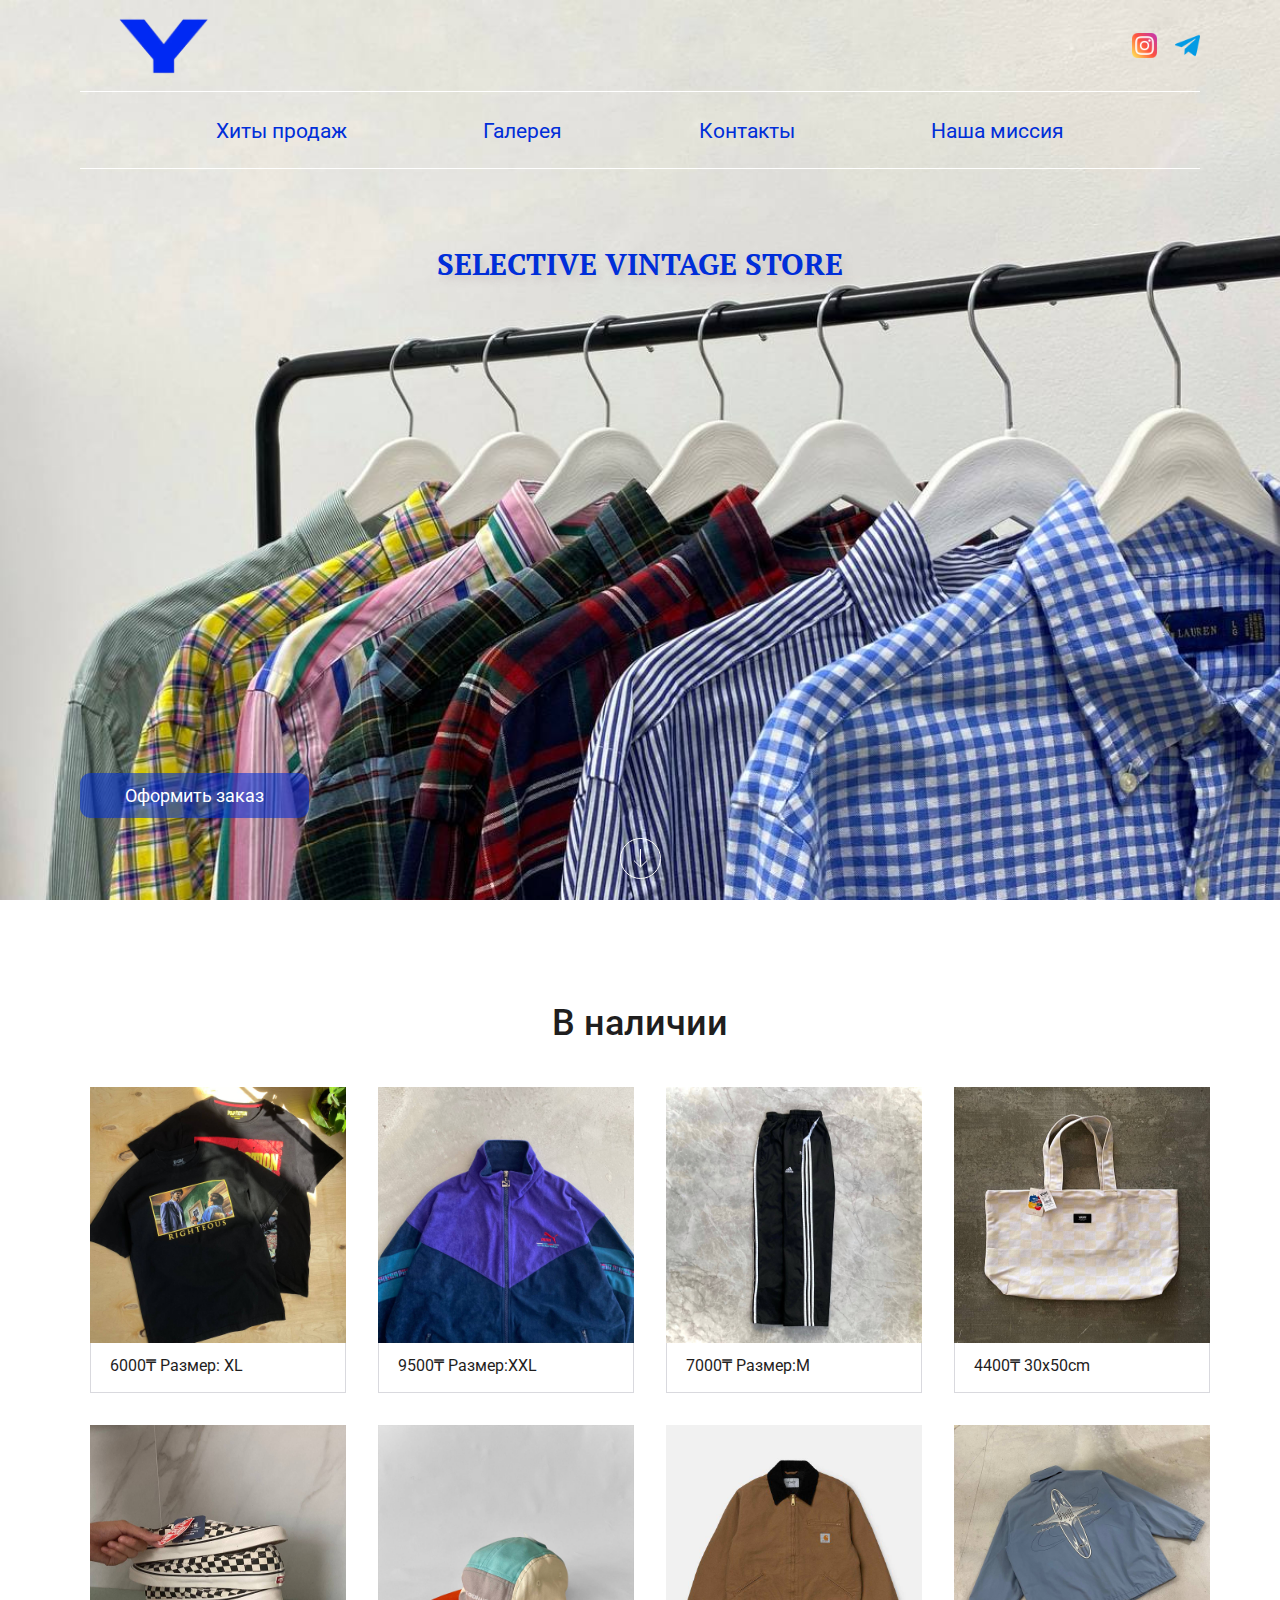
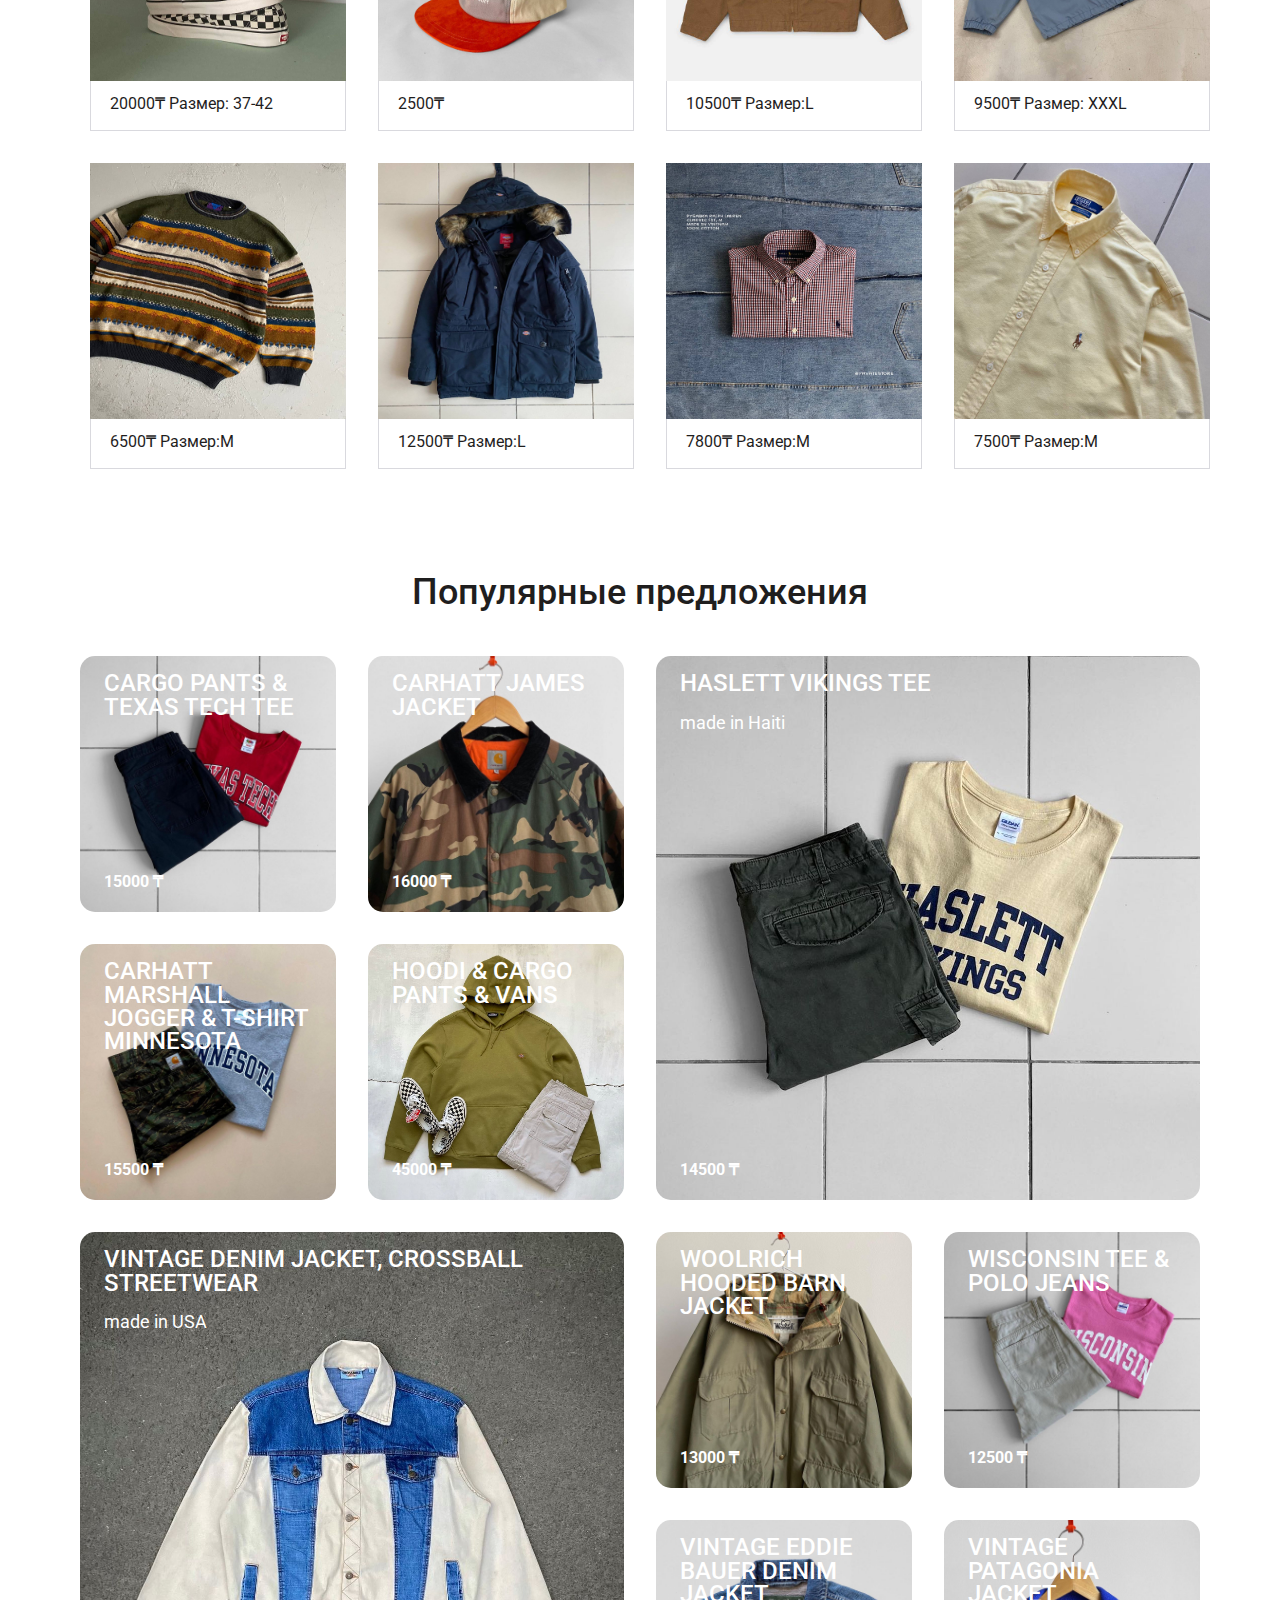
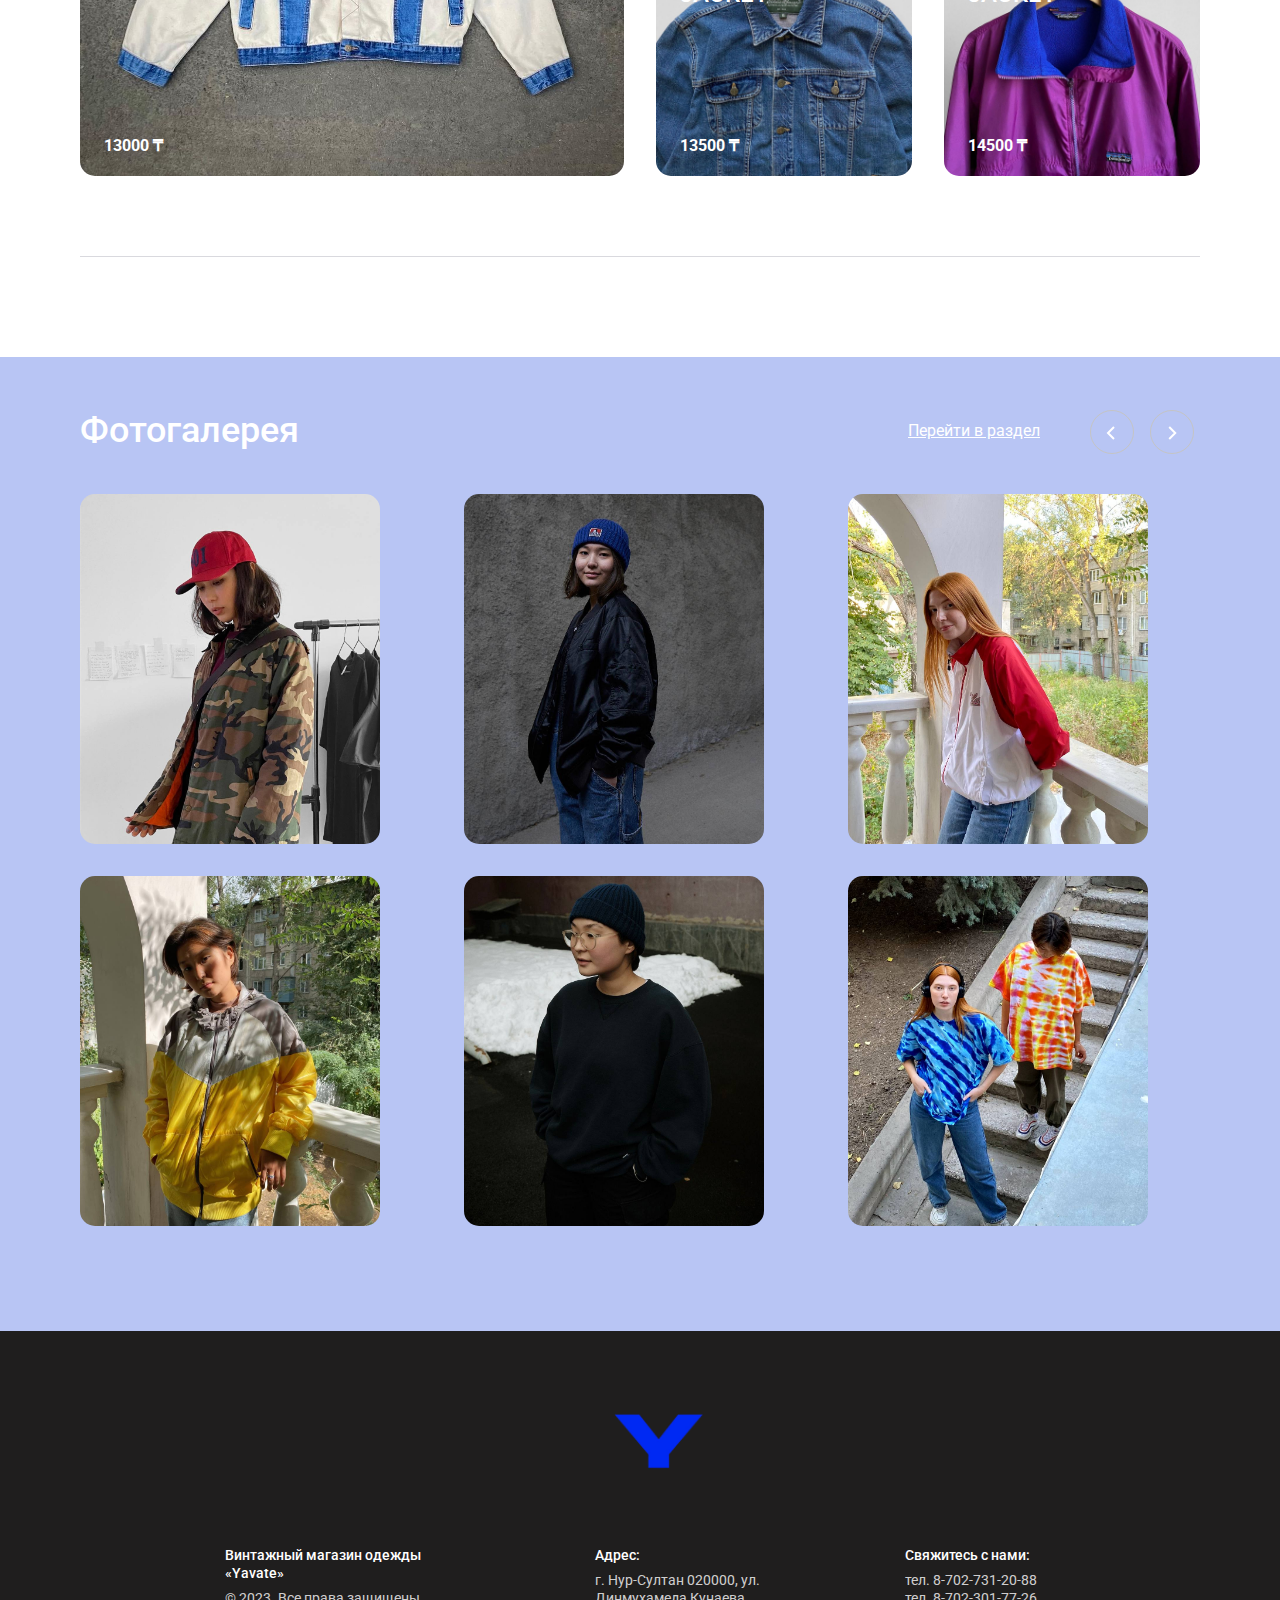
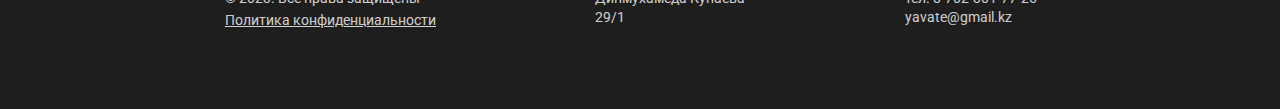
<file: index.html>
<!DOCTYPE html>
<html lang="ru">
<head>
  <meta charset="UTF-8">
  <meta name="viewport" content="width=device-width, initial-scale=1.0">
  <meta http-equiv="X-UA-Compatible" content="ie=edge">
  <title>«Yavate»</title>
  <link rel="preconnect" href="https://fonts.googleapis.com">
  <link rel="preconnect" href="https://fonts.gstatic.com" crossorigin>
  <link rel="stylesheet" href="https://fonts.googleapis.com/css2?family=PT+Serif:wght@700&family=Roboto:wght@400;500;700&display=swap">
  <link rel="stylesheet" href="./css/reset.css">
  <link rel="stylesheet" href="./css/slick.css">
  <link rel="stylesheet" href="./css/magnific-popup.css">
  <link rel="stylesheet" href="./css/style.css">
</head>
<body>
<!--Голова-->
  <header class="header">
    <div class="container">
      <div class="header__inner">
        <div class="header__top">
          <a class="logo" href="index.html">
            <img class="logo__img" src="./images/logo.png" alt="#">
          </a>
          <a href="https://www.instagram.com/yavatestore/">
            <button hidden id="mybutton"></button>
              <label for="mybutton">
                <img class="header__icon" src="./images/instagram (1).png" alt="">
              </label>
          </a>
          <a href="https://t.me/yavate">
            <button hidden id="mybutton1"></button>
              <label for="mybutton1">
                <img class="header__icon2" src="./images/telegram.png" alt="">
              </label>
          </a>
          <nav class="menu">
            <button class="menu__btn">
              <span class="row"></span>
            </button>
            <ul class="menu__list">
              <li class="menu__item">
                <a class="menu__link" href="index-hits.html">Хиты продаж</a>
              </li>
              <li class="menu__item">
                <a class="menu__link" href="index-gallery.html">Галерея</a>
              </li>
              <li class="menu__item">
                <a class="menu__link" href="index-map.html">Контакты</a>
              </li>
              <li class="menu__item">
                <a class="menu__link" href="index-about.html">Наша миссия</a>
              </li>
            </ul>
          </nav>
        </div>
        <h1 class="header__title">
          SELECTIVE VINTAGE STORE
        </h1>
        <div class="header__content">
          <a class="header__btn" href="https://api.whatsapp.com/send/?phone=%2B77023017726&text&type=phone_number&app_absent=0">Оформить заказ</a>
          <div class="header__arrow">
            <a class="header__arrow-link" href="javascript://">
              <img class="header__arrow-img" src="./images/arrow.svg" alt=" ">
            </a>
          </div>
        </div>
      </div>
    </div>
  </header>
<!--в налчии-->
  <div class="direction">
    
    <div class="container">
      <h2 class="popular__title title">В наличии</h2>
    <div class="container">
      <div class="direction__inner">
        <div class="direction__item photo" data-title="Купить">
          <img class="direction__img"  src="./images/direction-1.jpg" alt=" ">
          <p class="direction__text">6000₸   Размер: XL</p>
        </div>
        <div class="direction__item">
          <img class="direction__img" src="./images/direction-2.jpg" alt="">
          <p class="direction__text">9500₸   Размер:XXL</p>
        </div>
        <div class="direction__item">
          <img class="direction__img" src="./images/direction-3.jpg" alt="">
          <p class="direction__text">7000₸   Размер:M</p>
        </div>
        <div class="direction__item">
          <img class="direction__img" src="./images/direction-4.jpg" alt="">
          <p class="direction__text">4400₸   30x50cm</p>
        </div>
        <div class="direction__item">
          <img class="direction__img" src="./images/direction-5.jpg" alt="">
          <p class="direction__text">20000₸  Размер: 37-42</p>
        </div>
        <div class="direction__item">
          <img class="direction__img" src="./images/direction-6.jpg" alt="">
          <p class="direction__text">2500₸</p>
        </div>
        <div class="direction__item">
          <img class="direction__img" src="./images/direction-7.jpg" alt="">
          <p class="direction__text">10500₸  Размер:L</p>
        </div>
        <div class="direction__item">
          <img class="direction__img" src="./images/direction-8.jpg" alt="">
          <p class="direction__text">9500₸   Размер: XXXL</p>
        </div>
        <div class="direction__item">
          <img class="direction__img" src="./images/direction-9.jpg" alt="">
          <p class="direction__text">6500₸   Размер:M</p>
        </div>
        <div class="direction__item">
          <img class="direction__img" src="./images/direction-10.jpg" alt="">
          <p class="direction__text">12500₸  Размер:L</p>
        </div>
        <div class="direction__item">
          <img class="direction__img" src="./images/direction-11.jpg" alt="">
          <p class="direction__text">7800₸   Размер:M</p>
        </div>
        <div class="direction__item">
          <img class="direction__img" src="./images/direction-12.jpg" alt="">
          <p class="direction__text">7500₸   Размер:M</p>
        </div>
      </div>
    </div>
  </div>
<!--Популярные предложения-->
<section class="popular">
  <div class="container">
    <h2 class="popular__title title">Популярные предложения</h2>
    <div class="popular__items">
      <a class="popular__link" href="index-hits.html" style="background-image: url(./images/popular-1.jpeg)">
        <h4 class="popular__link-title popular__link-title--big">CARGO PANTS & TEXAS TECH TEE</h4>
        <p class="popular__price">15000 ₸</p>
      </a>
      <a class="popular__link" href="index-hits.html" style="background-image: url(./images/popular-2.jpeg)">
        <h4 class="popular__link-title popular__link-title--big">CARHATT JAMES JACKET</h4>
        <p class="popular__price">16000 ₸</p>
      </a>
      <a class="popular__link" href="index-hits.html" style="background-image: url(./images/popular-3.jpeg)">
        <h4 class="popular__link-title popular__link-title--big">HASLETT VIKINGS TEE</h4>
        <p class="popular__country">made in Haiti</p>
        <p class="popular__price">14500 ₸</p>
      </a>
      <a class="popular__link" href="index-hits.html" style="background-image: url(./images/popular-4.jpeg)">
        <h4 class="popular__link-title popular__link-title--big">CARHATT MARSHALL JOGGER & T-SHIRT MINNESOTA</h4>
        <p class="popular__price">15500 ₸</p>
      </a>
      <a class="popular__link" href="index-hits.html" style="background-image: url(./images/popular-5.jpeg)">
        <h4 class="popular__link-title popular__link-title--big">HOODI & CARGO PANTS & VANS</h4>
        <p class="popular__price">45000 ₸</p>
      </a>
      <a class="popular__link" href="index-hits.html" style="background-image: url(./images/popular-6.jpeg)">
        <h4 class="popular__link-title popular__link-title--big">VINTAGE DENIM JACKET, CROSSBALL STREETWEAR</h4>
        <p class="popular__country">made in USA</p>
        <p class="popular__price">13000 ₸</p>
      </a>
      <a class="popular__link" href="index-hits.html" style="background-image: url(./images/popular-7.jpeg)">
        <h4 class="popular__link-title popular__link-title--big">WOOLRICH HOODED BARN JACKET</h4>
        <p class="popular__price">13000 ₸</p>
      </a>
      <a class="popular__link" href="index-hits.html" style="background-image: url(./images/popular-8.jpeg)">
        <h4 class="popular__link-title popular__link-title--big">WISCONSIN TEE & POLO JEANS</h4>
        <p class="popular__price">12500 ₸</p>
      </a>
      <a class="popular__link" href="index-hits.html" style="background-image: url(./images/popular-9.jpeg)">
        <h4 class="popular__link-title popular__link-title--big">VINTAGE EDDIE BAUER DENIM JACKET</h4>
        <p class="popular__price">13500 ₸</p>
      </a>
      <a class="popular__link" href="index-hits.html" style="background-image: url(./images/popular-10.jpeg)">
        <h4 class="popular__link-title popular__link-title--big">VINTAGE PATAGONIA JACKET</h4>
        <p class="popular__price">14500 ₸</p>
      </a>
    </div>
  </div>
</section>
<!--Галерея-->
  <section class="gallery">
    <div class="container">
      <div class="gallery__top">
        <h2 class="gallery__title title">Фотогалерея</h2>
        <a class="gallery__link" href="index-gallery.html">Перейти в раздел</a>
      </div>
      <div class="gallery__slider">
        <div class="gallery__item">
          <div class="gallery__item-inner">
            <a class="gallery__item-link" href="./images/f1.jpg">
              <img class="gallery__item-img" src="./images/f1.jpg" alt="">
            </a>
            <a class="gallery__item-link" href="./images/f2.jpg">
              <img class="gallery__item-img" src="./images/f2.jpg" alt="">
            </a>
            <a class="gallery__item-link" href="./images/f3.jpg">
              <img class="gallery__item-img" src="./images/f3.jpg" alt="">
            </a>
            <a class="gallery__item-link" href="./images/f4.jpg">
              <img class="gallery__item-img" src="./images/f4.jpg" alt="">
            </a>
            <a class="gallery__item-link" href="./images/f5.jpg">
              <img class="gallery__item-img" src="./images/f5.jpg" alt="">
            </a>
            <a class="gallery__item-link" href="./images/f6.jpg">
              <img class="gallery__item-img" src="./images/f6.jpg" alt="">
            </a>
          </div>
        </div>
        <div class="gallery__item">
          <div class="gallery__item-inner">
            <a class="gallery__item-link" href="./images/f7.jpg">
              <img class="gallery__item-img" src="./images/f7.jpg" alt="">
            </a>
            <a class="gallery__item-link" href="./images/f8.jpg">
              <img class="gallery__item-img" src="./images/f8.jpg" alt="">
            </a>
            <a class="gallery__item-link" href="./images/f9.jpg">
              <img class="gallery__item-img" src="./images/f9.jpg" alt="">
            </a>
            <a class="gallery__item-link" href="./images/f10.jpg">
              <img class="gallery__item-img" src="./images/f10.jpg" alt="">
            </a>
            <a class="gallery__item-link" href="./images/f11.jpg">
              <img class="gallery__item-img" src="./images/f11.jpg" alt="">
            </a>
            <a class="gallery__item-link" href="./images/f12.jpg">
              <img class="gallery__item-img" src="./images/f12.jpg" alt="">
            </a>
          </div>
        </div>
      </div>
    </div>
  </section>
  <!--Подвал-->
  <footer class="footer">
    <div class="container">
      <div class="footer__logo">
        <a class="logo" href="index.html">
          <img class="logo__img" src="./images/logo.png" alt=" ">
        </a>
      </div>
      <div class="footer__box">
        <div class="footer__info">
          <p class="footer__box-title">Винтажный магазин одежды «Yavate»</p>
          <p class="footer__copy">© 2023. Все права защищены</p>
          <a class="footer__link" href="#">Политика конфиденциальности</a>
        </div>
        <div class="footer__address">
          <p class="footer__box-title">Адрес:</p>
          <a href="https://goo.gl/maps/pdE5gNYzvGvJ7xkw8">
            <p class="footer__address-text">
              г. Нур-Султан 020000, ул. Динмухамеда Кунаева 29/1
            </p>
          </a>
        </div>
        <div class="footer__contacts">
          <p class="footer__box-title">Свяжитесь с нами:</p>
          <a class="footer__phone" href="tel:87027312088">тел. 8-702-731-20-88</a>
          <a class="footer__phone" href="tel:87023017726">тел. 8-702-301-77-26</a>
          <a class="footer__mail" href="mailto: kulzhanovauldanay@gmail.com">yavate@gmail.kz</a>
        </div>
      </div>
    </div>
  </footer>
  <script src="https://ajax.googleapis.com/ajax/libs/jquery/3.4.1/jquery.min.js"></script>
  <script src="./js/slick.min.js"></script>
  <script src="./js/jquery.magnific-popup.min.js"></script>
  <script src="./js/main.js"></script>
</body>
</html>
</file>
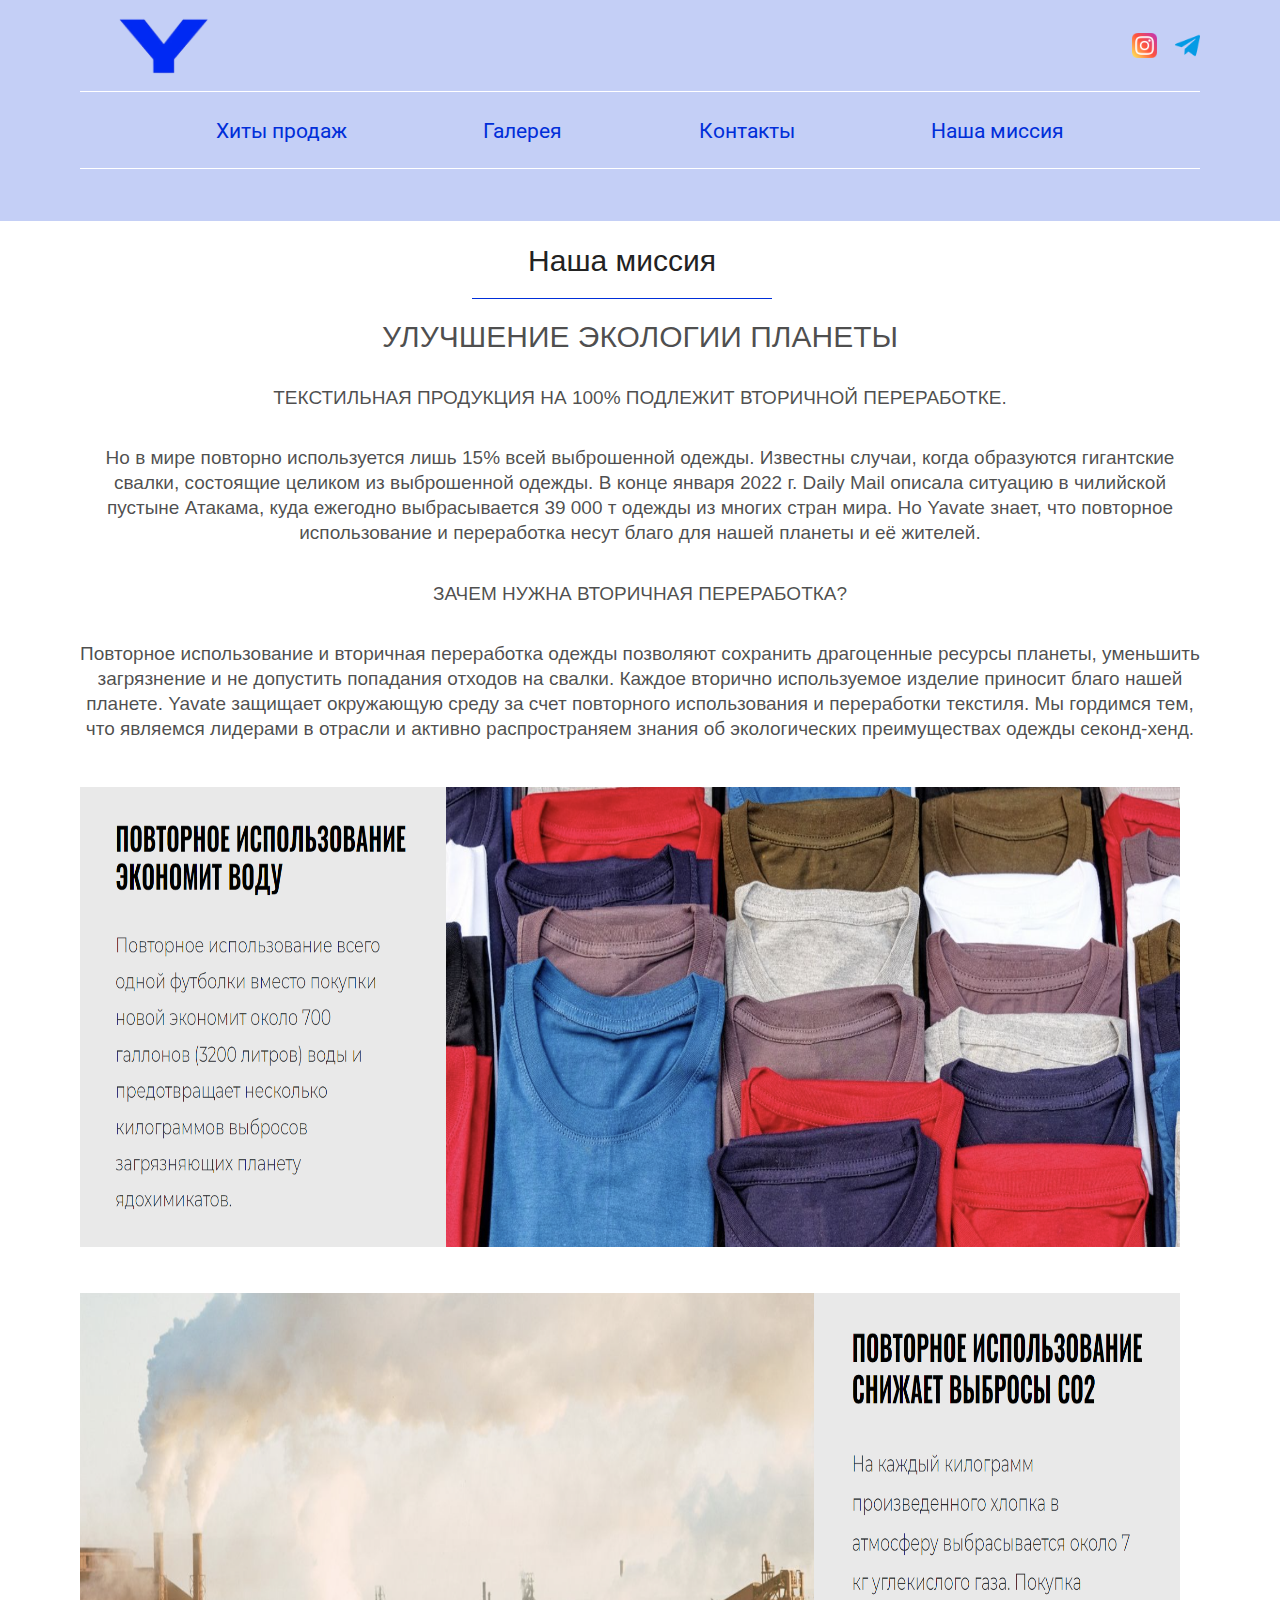
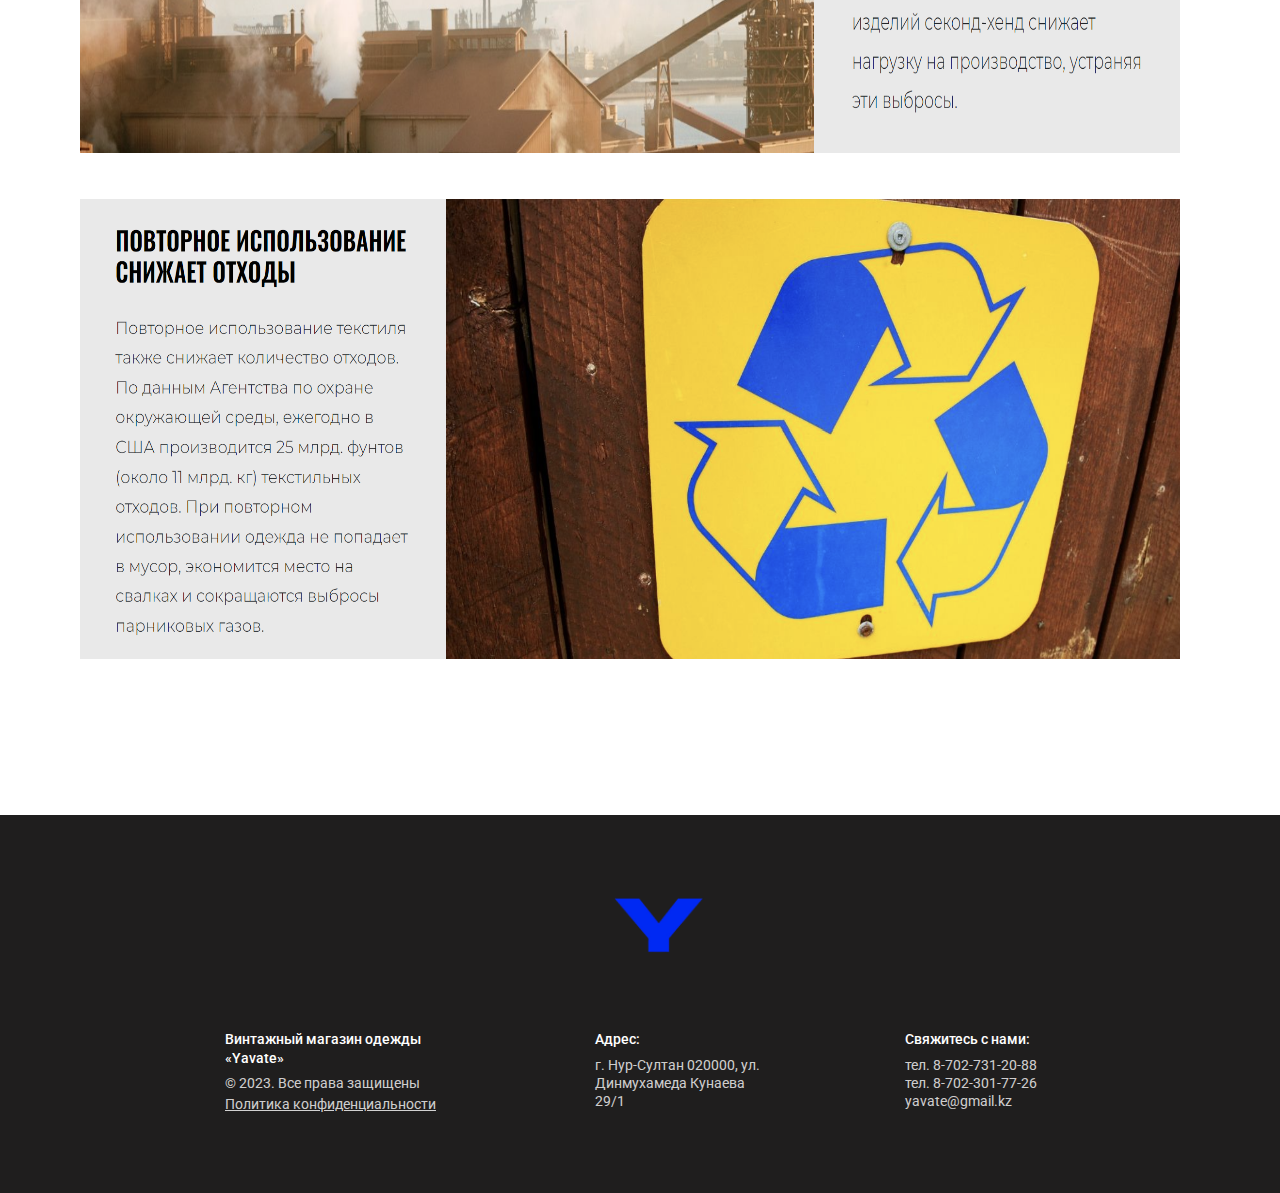
<file: index-about.html>
<!DOCTYPE html>
<html lang="ru">
<head>
  <meta charset="UTF-8">
  <meta name="viewport" content="width=device-width, initial-scale=1.0">
  <meta http-equiv="X-UA-Compatible" content="ie=edge">
  <title>«Yavate»</title>
  <link rel="preconnect" href="https://fonts.googleapis.com">
  <link rel="preconnect" href="https://fonts.gstatic.com" crossorigin>
  <link rel="stylesheet" href="https://fonts.googleapis.com/css2?family=PT+Serif:wght@700&family=Roboto:wght@400;500;700&display=swap">
  <link rel="stylesheet" href="css/reset.css">
  <link rel="stylesheet" href="css/slick.css">
  <link rel="stylesheet" href="css/magnific-popup.css">
  <link rel="stylesheet" href="css/style-jr.css">
</head>
<body>
<!--Голова-->
  <header class="header">
    <div class="container">
      <div class="header__inner">
        <div class="header__top">
          <a class="logo" href="index.html">
            <img class="logo__img" src="./images/logo.png" alt="#">
          </a>
          <a href="https://www.instagram.com/yavatestore/">
            <button hidden id="mybutton"></button>
              <label for="mybutton">
                <img class="header__icon" src="./images/instagram (1).png" alt="">
              </label>
          </a>
          <a href="https://t.me/yavate">
            <button hidden id="mybutton1"></button>
              <label for="mybutton1">
                <img class="header__icon2" src="./images/telegram.png" alt="">
              </label>
          </a>
          <nav class="menu">
            <button class="menu__btn">
              <span class="row"></span>
            </button>
            <ul class="menu__list">
              <li class="menu__item">
                <a class="menu__link" href="index-hits.html">Хиты продаж</a>
              </li>
              <li class="menu__item">
                <a class="menu__link" href="index-gallery.html">Галерея</a>
              </li>
              <li class="menu__item">
                <a class="menu__link" href="index-map.html">Контакты</a>
              </li>
              <li class="menu__item">
                <a class="menu__link" href="index-about.html">Наша миссия</a>
              </li>
            </ul>
          </nav>
        </div>
  </header>
  <!--Наша команда-->
  <div class="our__comand">
    <div class="container">
      <div class="text-center">
        <br><br>
        <p>Наша миссия</p>
      </div>
      <div class="text-center1">
        <h1 class="text">УЛУЧШЕНИЕ ЭКОЛОГИИ ПЛАНЕТЫ</h1>
        <p class="text1">ТЕКСТИЛЬНАЯ ПРОДУКЦИЯ НА 100% ПОДЛЕЖИТ ВТОРИЧНОЙ ПЕРЕРАБОТКЕ.</p>
        <p class="text2">Но в мире повторно используется лишь 15% всей выброшенной одежды. Известны случаи, когда образуются гигантские свалки, состоящие целиком из выброшенной одежды. В конце января 2022 г. Daily Mail описала ситуацию в чилийской пустыне Атакама, куда ежегодно выбрасывается 39 000 т одежды из многих стран мира. Но Yavate знает, что повторное использование и переработка несут благо для нашей планеты и её жителей.</p>
        <p class="text3">ЗАЧЕМ НУЖНА ВТОРИЧНАЯ ПЕРЕРАБОТКА?</p>
        <p class="text4">Повторное использование и вторичная переработка одежды позволяют сохранить драгоценные ресурсы планеты, уменьшить загрязнение и не допустить попадания отходов на свалки. Каждое вторично используемое изделие приносит благо нашей планете. Yavate защищает окружающую среду за счет повторного использования и переработки текстиля. Мы гордимся тем, что являемся лидерами в отрасли и активно распространяем знания об экологических преимуществах одежды секонд-хенд.</p>   
      </div>
      <div class="foto">
        <img class="foto1"src="./images/odej1.png" alt="">
        <img class="foto2"src="./images/odej2.png" alt="">
        <img class="foto3"src="./images/odej3.png" alt="">
      </div>
        
      </div>
    </div>
  </div>
  <!--Подвал-->
  <footer class="footer">
    <div class="container">
      <div class="footer__logo">
        <a class="logo" href="index.html">
          <img class="logo__img" src="images/logo.png" alt=" ">
        </a>
      </div>
      <div class="footer__box">
        <div class="footer__info">
          <p class="footer__box-title">Винтажный магазин одежды «Yavate»</p>
          <p class="footer__copy">© 2023. Все права защищены</p>
          <a class="footer__link" href="#">Политика конфиденциальности</a>
        </div>
        <div class="footer__address">
          <p class="footer__box-title">Адрес:</p>
          <a href="https://goo.gl/maps/pdE5gNYzvGvJ7xkw8">
            <p class="footer__address-text">
              г. Нур-Султан 020000, ул. Динмухамеда Кунаева 29/1
            </p>
          </a>
        </div>
        <div class="footer__contacts">
          <p class="footer__box-title">Свяжитесь с нами:</p>
          <a class="footer__phone" href="tel:87027312088">тел. 8-702-731-20-88</a>
          <a class="footer__phone" href="tel:87023017726">тел. 8-702-301-77-26</a>
          <a class="footer__mail" href="mailto: kulzhanovauldanay@gmail.com">yavate@gmail.kz</a>
        </div>
      </div>
    </div>
  </footer>
</body>
</html>
</file>
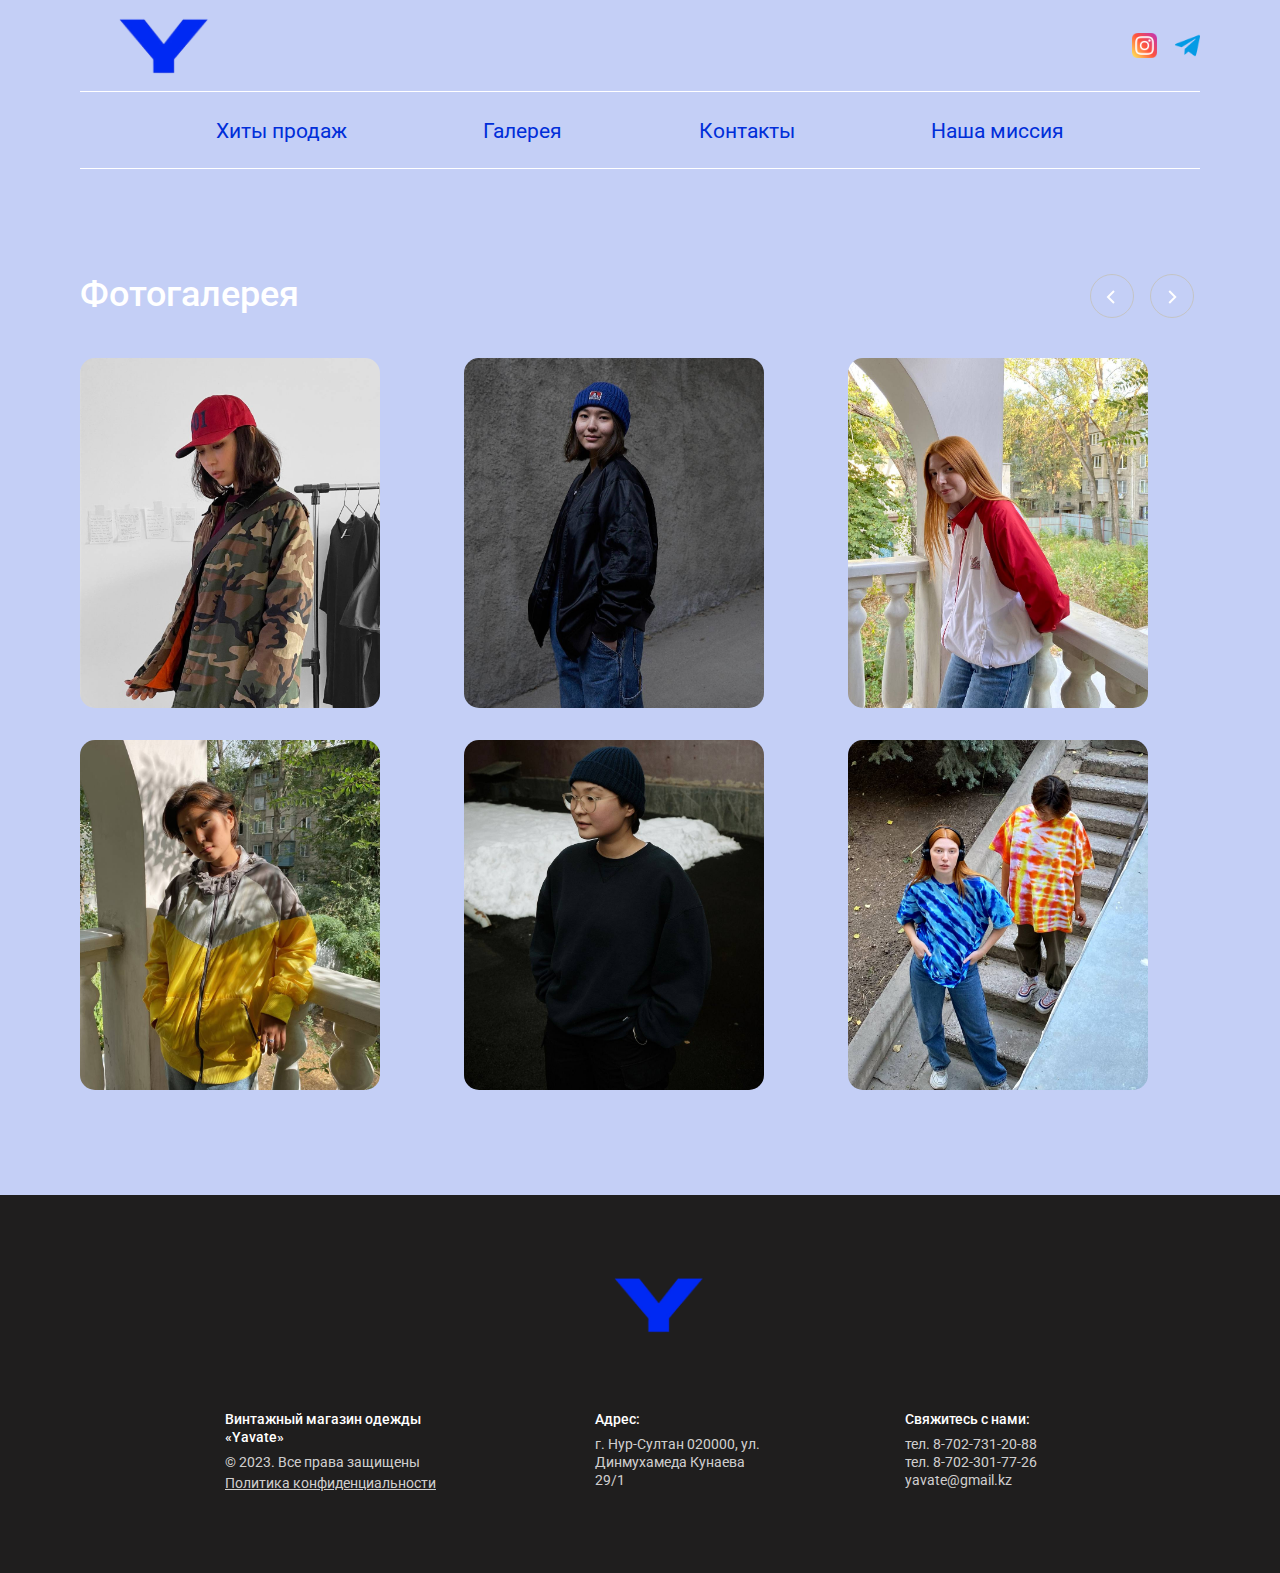
<file: index-gallery.html>
<!DOCTYPE html>
<html lang="ru">
<head>
  <meta charset="UTF-8">
  <meta name="viewport" content="width=device-width, initial-scale=1.0">
  <meta http-equiv="X-UA-Compatible" content="ie=edge">
  <title>«Yavate»</title>
  <link rel="preconnect" href="https://fonts.googleapis.com">
  <link rel="preconnect" href="https://fonts.gstatic.com" crossorigin>
  <link rel="stylesheet" href="https://fonts.googleapis.com/css2?family=PT+Serif:wght@700&family=Roboto:wght@400;500;700&display=swap">
  <link rel="stylesheet" href="css/reset.css">
  <link rel="stylesheet" href="css/slick.css">
  <link rel="stylesheet" href="css/magnific-popup.css">
  <link rel="stylesheet" href="css/style-jr.css">
</head>
<body>
<!--Голова-->
  <header class="header">
    <div class="container">
      <div class="header__inner">
        <div class="header__top">
          <a class="logo" href="index.html">
            <img class="logo__img" src="images/logo.png" alt="#">
          </a>
          <a href="https://www.instagram.com/yavatestore/">
            <button hidden id="mybutton"></button>
              <label for="mybutton">
                <img class="header__icon" src="./images/instagram (1).png" alt="">
              </label>
          </a>
          <a href="https://t.me/yavate">
            <button hidden id="mybutton1"></button>
              <label for="mybutton1">
                <img class="header__icon2" src="./images/telegram.png" alt="">
              </label>
          </a>
          <nav class="menu">
            <button class="menu__btn">
              <span class="row"></span>
            </button>
            <ul class="menu__list">
              <li class="menu__item">
                <a class="menu__link" href="index-hits.html">Хиты продаж</a>
              </li>
              <li class="menu__item">
                <a class="menu__link" href="index-gallery.html">Галерея</a>
              </li>
              <li class="menu__item">
                <a class="menu__link" href="index-map.html">Контакты</a>
              </li>
              <li class="menu__item">
                <a class="menu__link" href="index-about.html">Наша миссия</a>
              </li>
            </ul>
          </nav>
        </div>
  </header>
  <!--Галерея-->
  <section class="gallery">
    <div class="container">
      <div class="gallery__top">
        <h2 class="gallery__title title">Фотогалерея</h2>
      </div>
      <div class="gallery__slider">
        <div class="gallery__item">
          <div class="gallery__item-inner">
            <a class="gallery__item-link" href="./images/f1.jpg">
              <img class="gallery__item-img" src="./images/f1.jpg" alt="">
            </a>
            <a class="gallery__item-link" href="./images/f2.jpg">
              <img class="gallery__item-img" src="./images/f2.jpg" alt="">
            </a>
            <a class="gallery__item-link" href="./images/f3.jpg">
              <img class="gallery__item-img" src="./images/f3.jpg" alt="">
            </a>
            <a class="gallery__item-link" href="./images/f4.jpg">
              <img class="gallery__item-img" src="./images/f4.jpg" alt="">
            </a>
            <a class="gallery__item-link" href="./images/f5.jpg">
              <img class="gallery__item-img" src="./images/f5.jpg" alt="">
            </a>
            <a class="gallery__item-link" href="./images/f6.jpg">
              <img class="gallery__item-img" src="./images/f6.jpg" alt="">
            </a>
          </div>
        </div>
        <div class="gallery__item">
          <div class="gallery__item-inner">
            <a class="gallery__item-link" href="./images/f7.jpg">
              <img class="gallery__item-img" src="./images/f7.jpg" alt="">
            </a>
            <a class="gallery__item-link" href="./images/f8.jpg">
              <img class="gallery__item-img" src="./images/f8.jpg" alt="">
            </a>
            <a class="gallery__item-link" href="./images/f9.jpg">
              <img class="gallery__item-img" src="./images/f9.jpg" alt="">
            </a>
            <a class="gallery__item-link" href="./images/f10.jpg">
              <img class="gallery__item-img" src="./images/f10.jpg" alt="">
            </a>
            <a class="gallery__item-link" href="./images/f11.jpg">
              <img class="gallery__item-img" src="./images/f11.jpg" alt="">
            </a>
            <a class="gallery__item-link" href="./images/f12.jpg">
              <img class="gallery__item-img" src="./images/f12.jpg" alt="">
            </a>
          </div>
        </div>
      </div>
    </div>
  </section>
  <!--Подвал-->
  <footer class="footer">
    <div class="container">
      <div class="footer__logo">
        <a class="logo" href="index.html">
          <img class="logo__img" src="images/logo.png" alt=" ">
        </a>
      </div>
      <div class="footer__box">
        <div class="footer__info">
          <p class="footer__box-title">Винтажный магазин одежды «Yavate»</p>
          <p class="footer__copy">© 2023. Все права защищены</p>
          <a class="footer__link" href="#">Политика конфиденциальности</a>
        </div>
        <div class="footer__address">
          <p class="footer__box-title">Адрес:</p>
          <a href="https://goo.gl/maps/pdE5gNYzvGvJ7xkw8">
            <p class="footer__address-text">
              г. Нур-Султан 020000, ул. Динмухамеда Кунаева 29/1
            </p>
          </a>
        </div>
        <div class="footer__contacts">
          <p class="footer__box-title">Свяжитесь с нами:</p>
          <a class="footer__phone" href="tel:87027312088">тел. 8-702-731-20-88</a>
          <a class="footer__phone" href="tel:87023017726">тел. 8-702-301-77-26</a>
          <a class="footer__mail" href="mailto: kulzhanovauldanay@gmail.com">yavate@gmail.kz</a>
        </div>
      </div>
    </div>
  </footer>
  <script src="https://ajax.googleapis.com/ajax/libs/jquery/3.4.1/jquery.min.js"></script>
  <script src="js/slick.min.js"></script>
  <script src="js/jquery.magnific-popup.min.js"></script>
  <script src="js/main.js"></script>
</body>
</html>
</file>
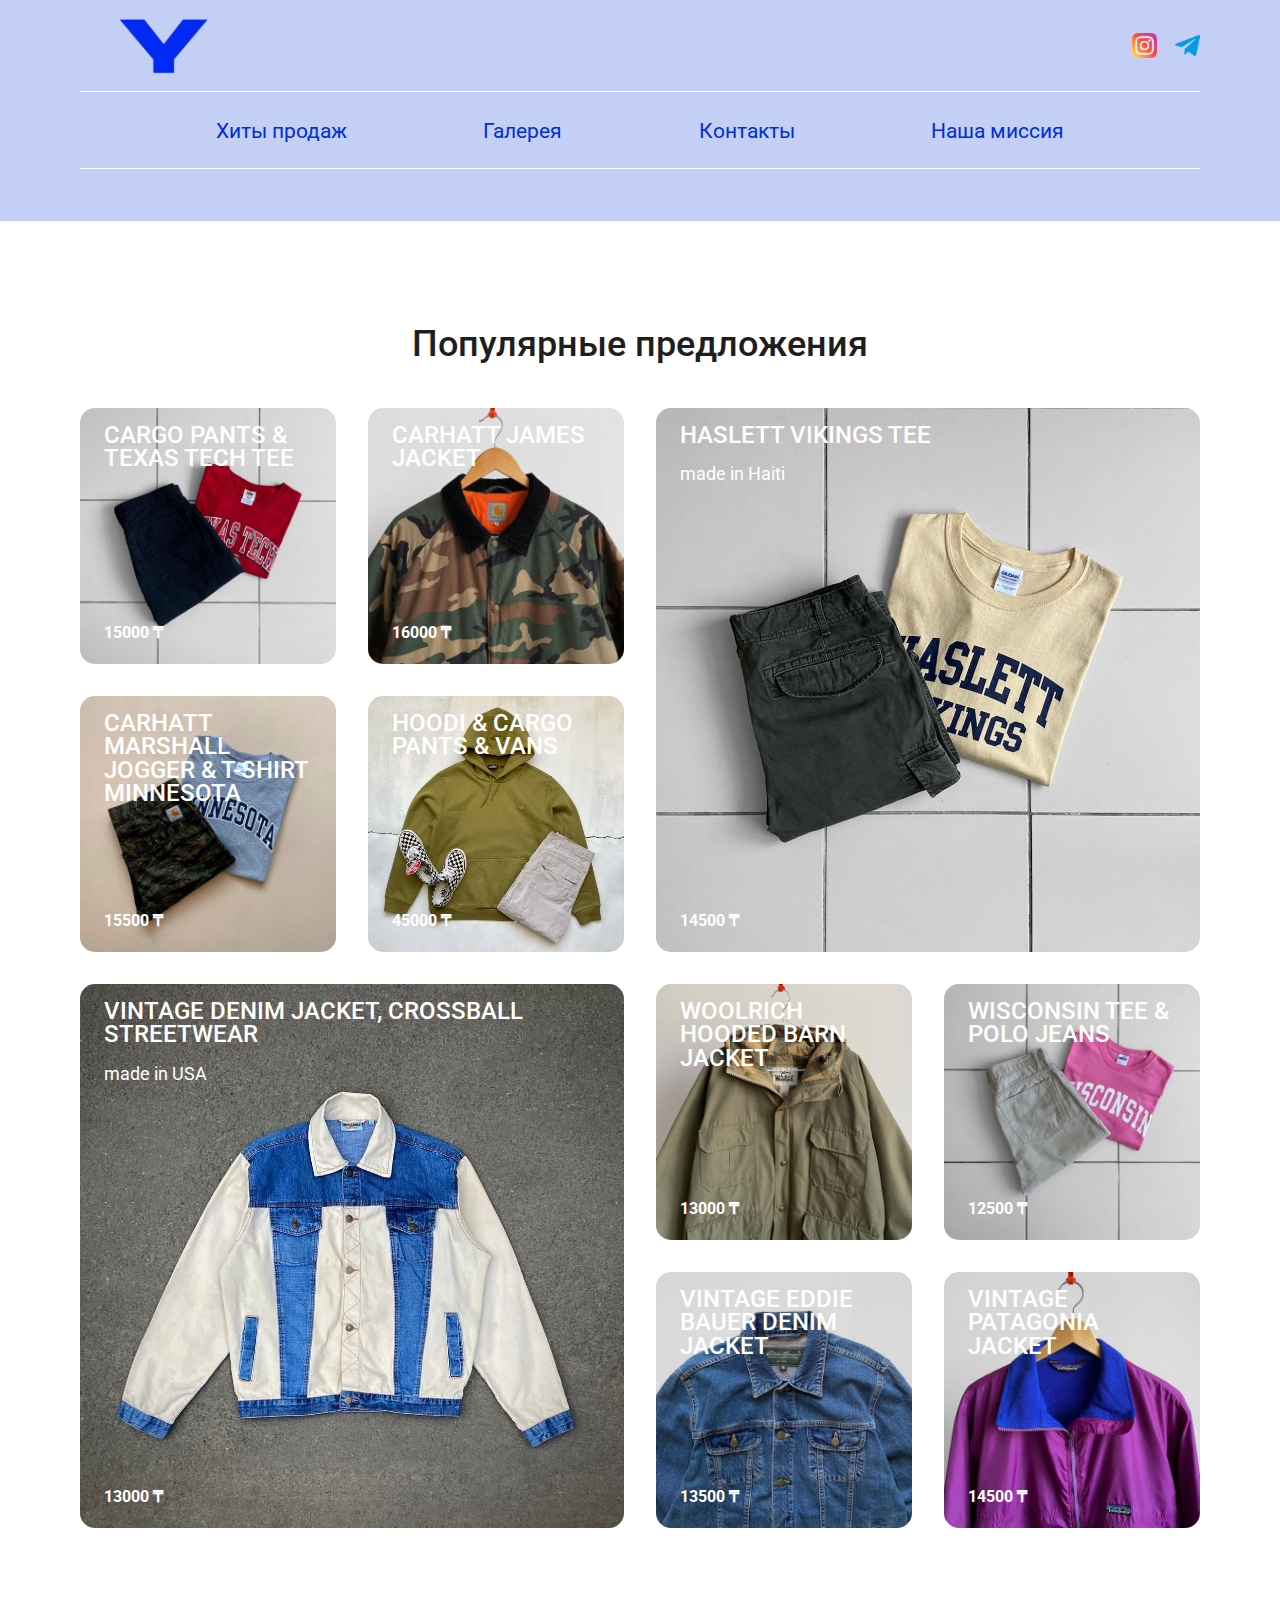
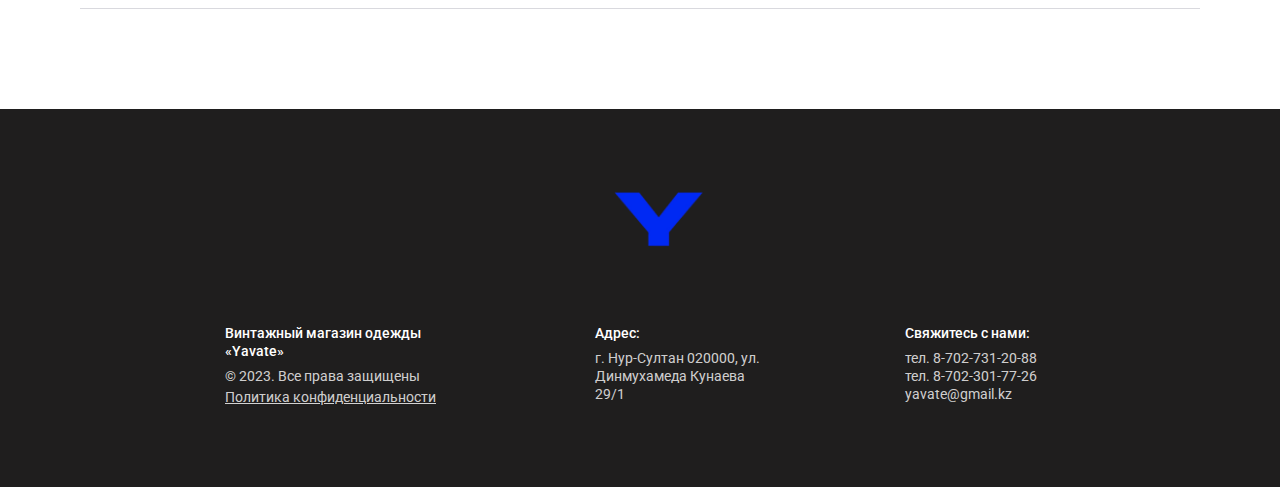
<file: index-hits.html>
<!DOCTYPE html>
<html lang="ru">
<head>
  <meta charset="UTF-8">
  <meta name="viewport" content="width=device-width, initial-scale=1.0">
  <meta http-equiv="X-UA-Compatible" content="ie=edge">
  <title>«Yavate»</title>
  <link rel="preconnect" href="https://fonts.googleapis.com">
  <link rel="preconnect" href="https://fonts.gstatic.com" crossorigin>
  <link rel="stylesheet" href="https://fonts.googleapis.com/css2?family=PT+Serif:wght@700&family=Roboto:wght@400;500;700&display=swap">
  <link rel="stylesheet" href="css/reset.css">
  <link rel="stylesheet" href="css/slick.css">
  <link rel="stylesheet" href="css/magnific-popup.css">
  <link rel="stylesheet" href="css/style-jr.css">
</head>
<body>
<!--Голова-->
  <header class="header">
    <div class="container">
      <div class="header__inner">
        <div class="header__top">
          <a class="logo" href="index.html">
            <img class="logo__img" src="images/logo.png" alt="#">
          </a>
          <a href="https://www.instagram.com/yavatestore/">
            <button hidden id="mybutton"></button>
              <label for="mybutton">
                <img class="header__icon" src="./images/instagram (1).png" alt="">
              </label>
          </a>
          <a href="https://t.me/yavate">
            <button hidden id="mybutton1"></button>
              <label for="mybutton1">
                <img class="header__icon2" src="./images/telegram.png" alt="">
              </label>
          </a>
          <nav class="menu">
            <button class="menu__btn">
              <span class="row"></span>
            </button>
            <ul class="menu__list">
              <li class="menu__item">
                <a class="menu__link" href="index-hits.html">Хиты продаж</a>
              </li>
              <li class="menu__item">
                <a class="menu__link" href="index-gallery.html">Галерея</a>
              </li>
              <li class="menu__item">
                <a class="menu__link" href="index-map.html">Контакты</a>
              </li>
              <li class="menu__item">
                <a class="menu__link" href="index-about.html">Наша миссия</a>
              </li>
            </ul>
          </nav>
        </div>
  </header>
  <!--Популярные предложения-->
  <section class="popular">
    <div class="container">
      <h2 class="popular__title title">Популярные предложения</h2>
      <div class="popular__items">
        <a class="popular__link" href="index-hits.html" style="background-image: url(images/popular-1.jpeg)">
          <h4 class="popular__link-title popular__link-title--big">CARGO PANTS & TEXAS TECH TEE</h4>
          <p class="popular__price">15000 ₸</p>
        </a>
        <a class="popular__link" href="index-hits.html" style="background-image: url(images/popular-2.jpeg)">
          <h4 class="popular__link-title popular__link-title--big">CARHATT JAMES JACKET</h4>
          <p class="popular__price">16000 ₸</p>
        </a>
        <a class="popular__link" href="index-hits.html" style="background-image: url(images/popular-3.jpeg)">
          <h4 class="popular__link-title popular__link-title--big">HASLETT VIKINGS TEE</h4>
          <p class="popular__country">made in Haiti</p>
          <p class="popular__price">14500 ₸</p>
        </a>
        <a class="popular__link" href="index-hits.html" style="background-image: url(images/popular-4.jpeg)">
          <h4 class="popular__link-title popular__link-title--big">CARHATT MARSHALL JOGGER & T-SHIRT MINNESOTA</h4>
          <p class="popular__price">15500 ₸</p>
        </a>
        <a class="popular__link" href="index-hits.html" style="background-image: url(images/popular-5.jpeg)">
          <h4 class="popular__link-title popular__link-title--big">HOODI & CARGO PANTS & VANS</h4>
          <p class="popular__price">45000 ₸</p>
        </a>
        <a class="popular__link" href="index-hits.html" style="background-image: url(images/popular-6.jpeg)">
          <h4 class="popular__link-title popular__link-title--big">VINTAGE DENIM JACKET, CROSSBALL STREETWEAR</h4>
          <p class="popular__country">made in USA</p>
          <p class="popular__price">13000 ₸</p>
        </a>
        <a class="popular__link" href="index-hits.html" style="background-image: url(images/popular-7.jpeg)">
          <h4 class="popular__link-title popular__link-title--big">WOOLRICH HOODED BARN JACKET</h4>
          <p class="popular__price">13000 ₸</p>
        </a>
        <a class="popular__link" href="index-hits.html" style="background-image: url(images/popular-8.jpeg)">
          <h4 class="popular__link-title popular__link-title--big">WISCONSIN TEE & POLO JEANS</h4>
          <p class="popular__price">12500 ₸</p>
        </a>
        <a class="popular__link" href="index-hits.html" style="background-image: url(images/popular-9.jpeg)">
          <h4 class="popular__link-title popular__link-title--big">VINTAGE EDDIE BAUER DENIM JACKET</h4>
          <p class="popular__price">13500 ₸</p>
        </a>
        <a class="popular__link" href="index-hits.html" style="background-image: url(images/popular-10.jpeg)">
          <h4 class="popular__link-title popular__link-title--big">VINTAGE PATAGONIA JACKET</h4>
          <p class="popular__price">14500 ₸</p>
        </a>
      </div>
    </div>
  </section>
  <!--Подвал-->
  <footer class="footer">
    <div class="container">
      <div class="footer__logo">
        <a class="logo" href="index.html">
          <img class="logo__img" src="images/logo.png" alt=" ">
        </a>
      </div>
      <div class="footer__box">
        <div class="footer__info">
          <p class="footer__box-title">Винтажный магазин одежды «Yavate»</p>
          <p class="footer__copy">© 2023. Все права защищены</p>
          <a class="footer__link" href="#">Политика конфиденциальности</a>
        </div>
        <div class="footer__address">
          <p class="footer__box-title">Адрес:</p>
          <a href="https://goo.gl/maps/pdE5gNYzvGvJ7xkw8">
            <p class="footer__address-text">
              г. Нур-Султан 020000, ул. Динмухамеда Кунаева 29/1
            </p>
          </a>
        </div>
        <div class="footer__contacts">
          <p class="footer__box-title">Свяжитесь с нами:</p>
          <a class="footer__phone" href="tel:87027312088">тел. 8-702-731-20-88</a>
          <a class="footer__phone" href="tel:87023017726">тел. 8-702-301-77-26</a>
          <a class="footer__mail" href="mailto: asujerkulov@gmail.com">yavate@gmail.kz</a>
        </div>
      </div>
    </div>
  </footer>
  <script src="https://ajax.googleapis.com/ajax/libs/jquery/3.4.1/jquery.min.js"></script>
  <script src="js/slick.min.js"></script>
  <script src="js/jquery.magnific-popup.min.js"></script>
  <script src="js/main.js"></script>
</body>
</html>
</file>
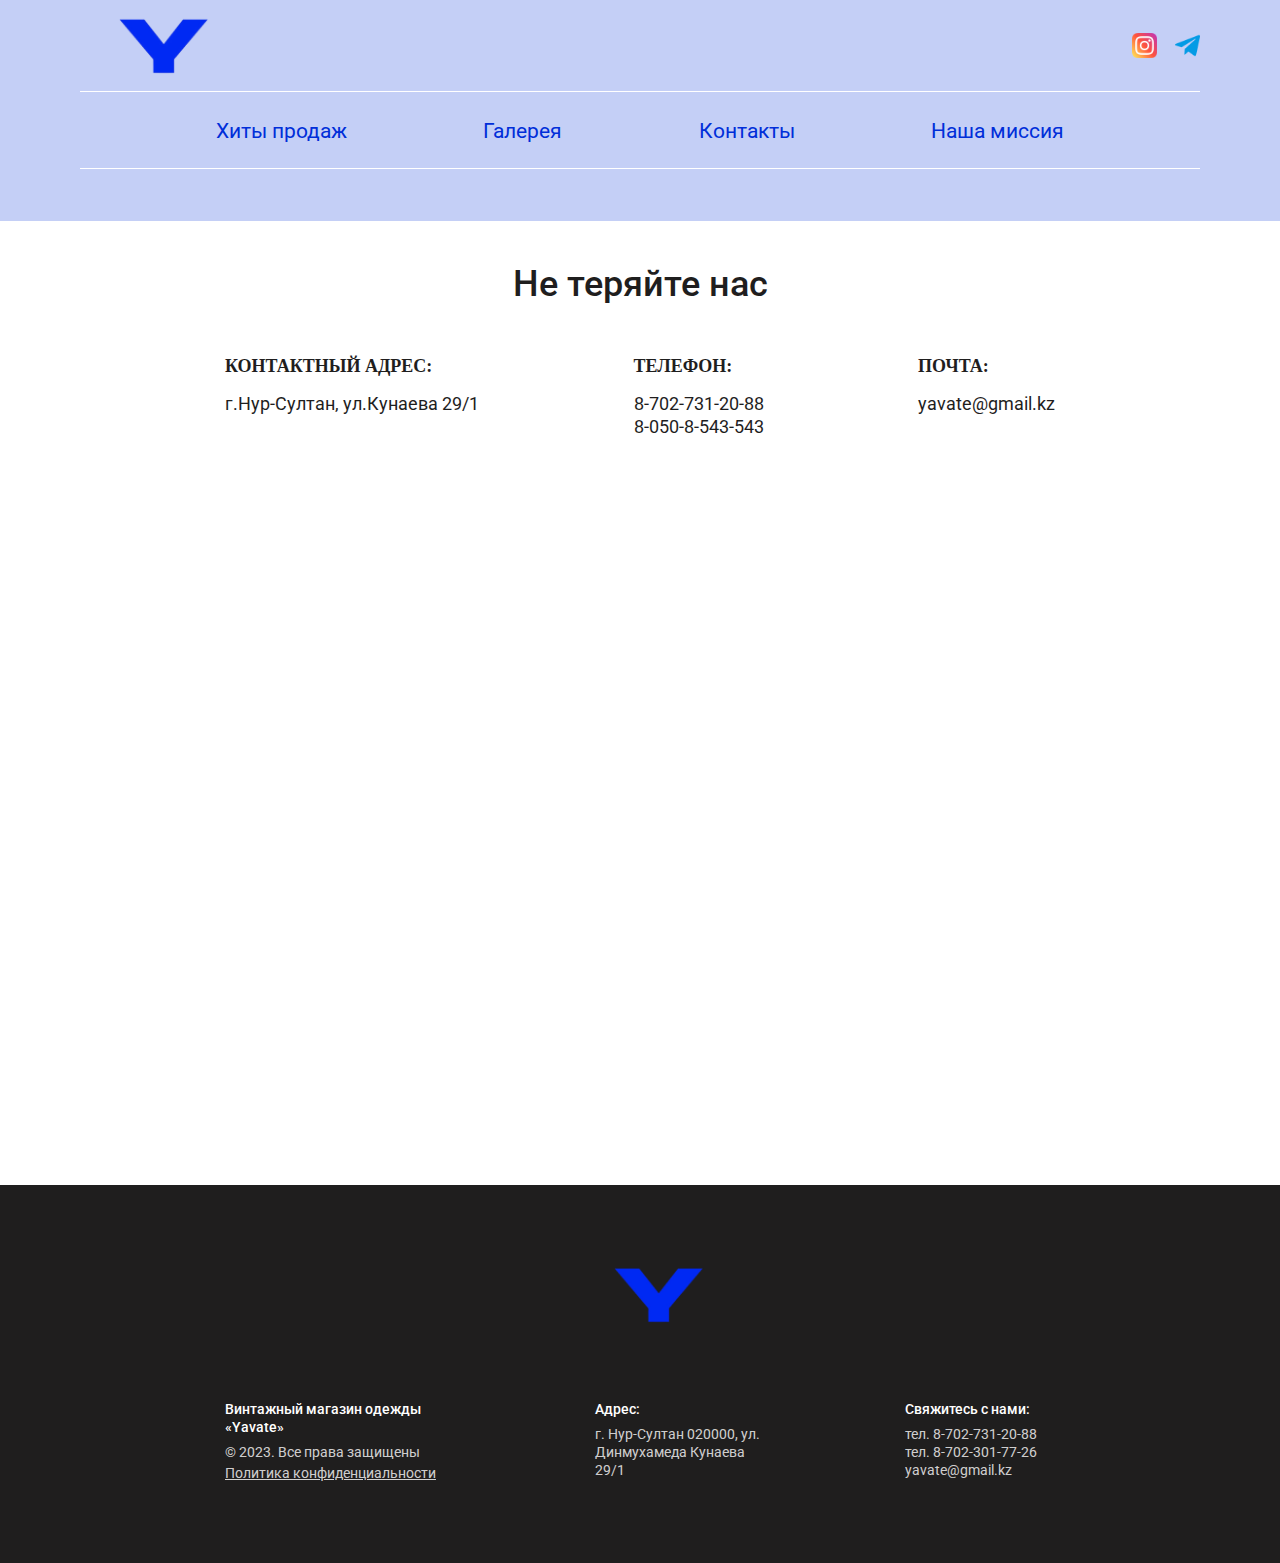
<file: index-map.html>
<!DOCTYPE html>
<html lang="ru">
<head>
  <meta charset="UTF-8">
  <meta name="viewport" content="width=device-width, initial-scale=1.0">
  <meta http-equiv="X-UA-Compatible" content="ie=edge">
  <title>«Yavate»</title>
  <link rel="preconnect" href="https://fonts.googleapis.com">
  <link rel="preconnect" href="https://fonts.gstatic.com" crossorigin>
  <link rel="stylesheet" href="https://fonts.googleapis.com/css2?family=PT+Serif:wght@700&family=Roboto:wght@400;500;700&display=swap">
  <link rel="stylesheet" href="./css/reset.css">
  <link rel="stylesheet" href="./css/slick.css">
  <link rel="stylesheet" href="./css/magnific-popup.css">
  <link rel="stylesheet" href="./css/style-jr.css">
</head>
<body>
<!--Голова-->
  <header class="header">
    <div class="container">
      <div class="header__inner">
        <div class="header__top">
          <a class="logo" href="index.html">
            <img class="logo__img" src="images/logo.png" alt="#">
          </a>
          <a href="https://www.instagram.com/yavatestore/">
            <button hidden id="mybutton"></button>
              <label for="mybutton">
                <img class="header__icon" src="./images/instagram (1).png" alt="">
              </label>
          </a>
          <a href="https://t.me/yavate">
            <button hidden id="mybutton1"></button>
              <label for="mybutton1">
                <img class="header__icon2" src="./images/telegram.png" alt="">
              </label>
          </a>
          <nav class="menu">
            <button class="menu__btn">
              <span class="row"></span>
            </button>
            <ul class="menu__list">
              <li class="menu__item">
                <a class="menu__link" href="index-hits.html">Хиты продаж</a>
              </li>
              <li class="menu__item">
                <a class="menu__link" href="index-gallery.html">Галерея</a>
              </li>
              <li class="menu__item">
                <a class="menu__link" href="index-map.html">Контакты</a>
              </li>
              <li class="menu__item">
                <a class="menu__link" href="index-about.html">Наша миссия</a>
              </li>
            </ul>
          </nav>
        </div>
  </header>
  <div class="container">
    <h2 class="map__title title">Не теряйте нас</h2>
    <div class="block-contacts">
      <div class="block-contact">
        <div class="head-contact">Контактный адрес:</div>
        <p>г.Нур-Султан, ул.Кунаева 29/1</p>
    </div>
    <div class="block-contact">
        <div class="head-contact">Телефон:</div>
        <a href="tel:87027312088">8-702-731-20-88</a>
        <a href="tel:80508543543">8-050-8-543-543</a>
    </div>
    <div class="block-contact">
        <div class="head-contact">Почта:</div>
        <a href="mailto: kulzhanovauldanay@gmail.com">yavate@gmail.kz</a>
    </div>
    </div>
  </div>
  <!--Карта-->
  <section class="map">
    <div class="container">
      <iframe src="https://www.google.com/maps/embed?pb=!1m18!1m12!1m3!1d11239.71352066183!2d71.43091914332635!3d51.130232111420554!2m3!1f0!2f0!3f0!3m2!1i1024!2i768!4f13.1!4m3!3e6!4m0!4m0!5e1!3m2!1sru!2skz!4v1651506328365!5m2!1sru!2skz" 
      width="100%" height="610" style="border:0;" allowfullscreen="" loading="lazy" referrerpolicy="no-referrer-when-downgrade"></iframe>
    </div>
  </section>
  <!--Подвал-->
  <footer class="footer">
    <div class="container">
      <div class="footer__logo">
        <a class="logo" href="index.html">
          <img class="logo__img" src="images/logo.png" alt=" ">
        </a>
      </div>
      <div class="footer__box">
        <div class="footer__info">
          <p class="footer__box-title">Винтажный магазин одежды «Yavate»</p>
          <p class="footer__copy">© 2023. Все права защищены</p>
          <a class="footer__link" href="#">Политика конфиденциальности</a>
        </div>
        <div class="footer__address">
          <p class="footer__box-title">Адрес:</p>
          <a href="https://goo.gl/maps/pdE5gNYzvGvJ7xkw8">
            <p class="footer__address-text">
              г. Нур-Султан 020000, ул. Динмухамеда Кунаева 29/1
            </p>
          </a>
        </div>
        <div class="footer__contacts">
          <p class="footer__box-title">Свяжитесь с нами:</p>
          <a class="footer__phone" href="tel:87027312088">тел. 8-702-731-20-88</a>
          <a class="footer__phone" href="tel:87023017726">тел. 8-702-301-77-26</a>
          <a class="footer__mail" href="mailto: asujerkulov@gmail.com">yavate@gmail.kz</a>
        </div>
      </div>
    </div>
  </footer>
  <script src="https://ajax.googleapis.com/ajax/libs/jquery/3.4.1/jquery.min.js"></script>
  <script src="js/slick.min.js"></script>
  <script src="js/jquery.magnific-popup.min.js"></script>
  <script src="js/main.js"></script>
</body>
</html>
</file>
<file: css/style.css>
*,
*::after,
*::before{
    box-sizing: border-box;
}
a{
    text-decoration: none;
    color: inherit;
}
.title{
    text-align: center;
    font-weight: 500;
    font-size: 36px;
    line-height: 130%;
}
body{
    font-family: 'Roboto', sans-serif;
    font-weight: 400;
    font-size: 18px;
    line-height: 140%;
    color: #1f1e1e;
}
.container{
    max-width: 1140px;
    margin: 0 auto;
    padding: 0 10px;
}
.header{
    background-image: url(../images/header-bg.jpg);
    background-repeat: no-repeat;
    background-position: top center;
    background-size: cover;
}
.header__inner{
    display: flex;
    flex-direction: column;
    justify-content: space-between;
    min-height: 100vh;
}
.header__top{
    display: flex;
    justify-content: space-between;
    align-items: center;
    flex-wrap: wrap;
    padding: 16px 0 49px;
}
.logo{
    max-width: 180px;
    max-height: 180px;
}
.logo__img{
    max-width: 130px;
    max-height: 130px;
    padding-left: 37px;
}
.header__phone{
    font-size: 16px;
    line-height: 130%;
    color: #fff;
    font-weight: 700;
}
.header__phone-number{
    font-weight: 400;
    /* margin-left: 19px; */
    padding: 9px 27px 9px;
    background-color: #002ED9;
    border-radius: 9px;
}
.header__phone-number:hover{
    background-color: #002ED9;
    transition: 0.5s;
}

.menu{
    width: 100%;
    border-top: 1px solid #fff;
    border-bottom: 1px solid #fff;
    margin-top: 10px;
    padding: 27px 0 24px;
}
.menu__list{
    display: flex;
    justify-content: space-evenly;
    align-items: center;
    font-size: 21px;
    color: #002ED9;
}
.menu__link:hover{
    background-color: #fff;
    transition: 0.5s;
    border-radius: 15px;
    margin-top: 10px;
    margin-bottom: 10px;
    margin-left: 10px;
    margin-right: 10px;
    padding-top: 10px;
    padding-bottom: 10px;
    padding-left: 10px;
    padding-right: 10px;
}
.header__title{
    font-family: 'PT Serif', serif;
    font-weight: 700;
    font-size: 30px;
    line-height: 112%;
    text-align: center;
    margin-top: 30px;
    margin-bottom: auto;
    color: #002ED9;
    text-shadow: #c8c1c1 4PX 4PX 8PX;
}
.header__descr{
    font-weight: 700;
    font-size: 20px;
    max-width: 300px;
    margin-bottom: 20px;
    color: #fff;
}
.header__btn{
    display: inline-block;
    font-size: 18px;
    color: #fff;
    padding: 10px 45px 10px;
    background: #002fd991;
    border-radius: 11px;
    margin-bottom: 20px;
}
.header__btn:hover{
    background-color: #002ED9;
    transition: 0.5s;
}
.header__icon{
    height: 25px;
    cursor: pointer;
    padding-left: 903px;
}
.header__icon2{
    height: 25px;
    cursor: pointer;
}
.header__arrow{
    text-align: center;
    margin-bottom: 15px;
}
.direction{
    padding-top: 100px;
}
.direction__img {
    display: inline-block; /* Строчно-блочный элемент */
    position: relative; /* Относительное позиционирование */
}
.direction__img:hover::after {
    content: attr(data-title); /* Выводим текст */
    position: absolute; /* Абсолютное позиционирование */
    left: 20%; top: 30%; /* Положение подсказки */
    z-index: 1; /* Отображаем подсказку поверх других элементов */
    background: rgba(255,255,230,0.9); /* Полупрозрачный цвет фона */
    font-family: Arial, sans-serif; /* Гарнитура шрифта */
    font-size: 11px; /* Размер текста подсказки */
    padding: 5px 10px; /* Поля */
    border: 1px solid #333; /* Параметры рамки */
}
.direction__inner{
    display: grid;
    grid-template-columns: repeat(4, 1fr);
    grid-gap: 32px;
}
.direction__img{
    display: block;
    width: 256px;
    height: 256px;
    margin-left: auto;
    margin-right: auto;
    cursor: pointer;
}
.direction__text{
    font-size: 16px;
    border: 1px solid #d9d9de;
    border-top: none;
    padding: 10px 19px 14px;
}
.travel-info{
    background-image: url(../images/info-bg.jpg);
    background-repeat: no-repeat;
    background-size: cover;
    background-position: top center;
    padding: 30px 0 50px;
}
.travel-info__title{
    color: #fff;
    margin-bottom: 50px;
}
.travel-info__items{
    display: grid;
    grid-template-columns: repeat(4, 1fr);
    grid-gap: 54px 67px;
}
.travel-info__img{
    margin-bottom: 15px;
    padding-left: 54px;
}
.travel-info__text{
    color: #fff;
    font-size: 16px;
    line-height: 130%;
    text-align: center;
}
.popular{
    padding: 100px 0;
}
.popular__title{
    margin-bottom: 40px;
}
.popular__items{
    display: grid;
    grid-template-columns: repeat(4, 1fr);
    grid-template-rows: repeat(4, 1fr);
    grid-gap: 32px;
    padding-bottom: 80px;
    border-bottom: 1px solid #d9d9de;
}
.popular__link{
    padding: 16px 24px 19px;
    color: #fff;
    display: flex;
    flex-direction: column;
    justify-content: space-between;
    background-repeat: no-repeat;
    background-size: cover;
    background-position: center;
    min-height: 256px;
    line-height: 130%;
    border-radius: 15px;
}
.popular__link:nth-child(3),
.popular__link:nth-child(6){
    grid-column: span 2;
    grid-row: span 2;
}
.popular__link-title{
    font-weight: 500;
    margin-bottom: 15px;

}
.popular__link-title--big{
    font-size: 24px;
}
.popular__price{
    font-weight: bold;
    font-size: 16px;
    margin-top: auto;
}
.popular__country,
.popular__time{
    margin-bottom: 15px;
}
.our__comand{
    margin-bottom: 130px;
}
.text-center {
    text-align: center;
    margin-bottom: 60px;
}
.text-center span{
    font-size: 20px;
    font-family: 'Segoe UI', Tahoma, Geneva, Verdana, sans-serif;
    font-weight: 500;
    margin-bottom: 15px;
    color: #c35c8b;
}
.text-center p{
    font-size: 40px;
    font-family: 'Segoe UI', Tahoma, Geneva, Verdana, sans-serif;
    font-weight: 600;
}
.flex__comand{
    display: flex;
    flex-wrap: wrap;
    justify-content: space-evenly;
}
.team__photo1{
    width: 320px;
    height: 400px;
    object-fit: cover;
    border-radius: 15px;
}
.team__photo2{
    width: 320px;
    height: 400px;
    object-fit: cover;
    border-radius: 15px;
}
.team{
    position: relative;
    padding: 0;
    border: 2px solid #fff;
}
.team:before, .team:after {
    content: "";
    width: 100%;
    height: 100%;
    position: absolute;
    left: 0;
    top: 0;
    background: url(/storage/app/media/recrec.svg);
    z-index: 2;
    opacity: 1;
    transition: .7s;
}
:before, :after {
    -webkit-box-sizing: border-box;
    -moz-box-sizing: border-box;
    box-sizing: border-box;
}
.team .team__photo2{
    position: absolute;
    border-radius: 15px;
    z-index: 1;
    left: 0;
    top: 0;
    opacity: 2;
    transition: all .5s ease;
}
.team .absol{
    position: absolute;
    top: 0;
    bottom: 0;
    left: 0;
    right: 0;
    z-index: 4;
    opacity: 0;
    margin: 40px;
    transition: all .5s ease;
}
.team:hover .team__photo2{
    opacity: 0;
}
.team:hover .absol{
    opacity: 1;
}
.absol div{
    font-size: 16px;
    font-weight: 700;
    text-transform: uppercase;
    color: #fff;
}
.absol .team__yb{
    margin-top: 0;
    color: #2fc6ff;
    font-size: 14px;
}
.absol .team__fraz{
    position: absolute;
    bottom: 0;
    font-size: 14px;
}
.map{
    padding-bottom: 100px; 
}
.map__title{
    margin-bottom: 46px;
}
.about{
    padding-bottom: 100px;
}
.about__inner{
    display: grid;
    grid-template-columns: 448px 640px;
    grid-gap: 32px;
}
.about__title{
    text-align: left;
    margin-bottom: 25px;
}
.about__text{
    margin-bottom: 34px;
}
.about__link{
    font-size: 16px;
    line-height: 19px;
    color: #c4c4c4;
    text-decoration: underline;
}

.gallery{
    padding: 50px 0 105px;
    background: #002fd947;
    color: #fff;
}
.gallery__top{
    display: flex;
    justify-content: space-between;
    align-items: center;
    margin-bottom: 40px;
    padding-right: 160px;
}
.gallery__link{
    font-size: 16px;
    line-height: 19px;
    text-decoration: underline;
}
.gallery__item-inner{
    display: grid;
    grid-template-columns: repeat(3, 1fr);
    grid-gap: 32px;
}
.gallery__item-img{
    width: 300px;
    height: 350px;
    object-fit: cover;
    border-radius: 15px;
    transition: 0.5s;
}
.slick-btn{
    background-color: transparent;
    border: none;
    cursor: pointer;
    position: absolute;
    top: -85px;
    right: 0;
}
.slick-prev{
    right: 60px;
}
.tour{
    padding: 100px 0;
}
.tour__title{
    margin-bottom: 77px;
}
.tour__box{
    column-count: 2;
    column-gap: 46px;
    border-bottom: 1px solid #d9d9de;
    padding-bottom: 50px;
    margin-bottom: 44px;
}
.tour__text{
    margin-bottom: 15px;
}
.tour__text span{
    font-weight: 700;
}
.tour__info{
    display: grid;
    grid-template-columns: repeat(5, 1fr);
    grid-gap: 70px;
}
.tour__info-item{
    font-family: 'PT Serif', serif;
    font-weight: bold;
    font-size: 58px;
    line-height: 60px;
    color: #c35c8b;
    text-align: center;
}
.tour__info-text{
    font-family: 'Roboto', sans-serif;
    font-size: 20px;
    font-weight: 500;
    line-height: 25px;
    color: #1f1e1e;
}
.booking{
    background: #eaeaea;
    padding: 75px 0;
}
.booking__title{
    margin-bottom: 43px;
}
.booking__form{
    display: flex;
    justify-content: space-between;
    align-items: center;
    flex-wrap: wrap;
    min-width: 830px;
    margin: 0 auto;
}
.booking__input{
    width: 256px;
    height: 44px;
    border: 1px solid #d9d9de;
    padding: 11px 14px 12px;
    margin-bottom: 28px;
    font-size: 16px;
    border-radius: 15px;
}
.booking__input::placeholder,
.booking__area::placeholder{
    font-family: 'Roboto', sans-serif;
    font-size: 16px;
    color: #c4c4c4;
}
.booking__area{
    width: 100%;
    padding: 14px;
    height: 112px;
    border: 1px solid #d9d9de;
    resize: none;
    margin-bottom: 67px;
    border-radius: 15px;
}
.booking__btn{
    background: #002fd991;
    border-radius: 15px;
    border: none;
    font-size: 18px;
    line-height: 21px;
    color: #fff;
    padding: 19px 65px 20px;
    cursor: pointer;
}
.booking__btn:hover{
    background-color: #002ED9;
    transition: 0.5s;
}
.booking__label{
    font-size: 16px;
    line-height: 130%;
    text-decoration: underline;
    display: flex;
    align-items: center;
}
.booking__checkbox{
    position: absolute;
    width: 1px;
    height: 1px;
    overflow: hidden;
    clip:rect(0 0 0 0);
    padding-left: 45px;

}
.booking__checkbox-style{
    width: 26px;
    height: 26px;
    border: 2px solid #c4c4c4;
    border-radius: 2px;
    position: absolute;
    margin-left: -45px;
    border-radius: 7px;
}
.booking__checkbox:checked + .booking__checkbox-style::before{
    content: '';
    position: absolute;
    width: 16px;
    height: 16px;
    background-color: #c4c4c4;
    top: 50%;
    left: 50%;
    transform: translate(-50%, -50%);
}
.footer{
    background: #1f1e1e;
    padding: 80px 0;
}
.footer__logo{
    text-align: center;
    margin-bottom: 70px;
}
.footer__box{
    display: flex;
    justify-content: space-between;
    font-size: 14px;
    line-height: 130%;
    max-width: 830px;
    margin: 0 auto;
    color: rgba(255, 255, 255, .8);
}
.footer__info{
    width: 225px;
}
.footer__box-title{
    margin-bottom: 7px;
    font-weight: 500;
    color: #fff;
}
.footer__copy{
    margin-bottom: 3px;
}
.footer__link{
    text-decoration: underline;
}
.footer__address{
    width: 165px;
}
.footer__contacts{
    width: 150px;
}
.footer__mail{
    display: block;
}
.menu__btn{
    display: none;
}


@media (max-width: 1140px){
    .direction__inner{
        grid-template-columns: repeat(3, 1fr);
        grid-gap: 20px;
    }
    .direction__img{
        width: 100%;
    }
    .about__inner{
        grid-template-columns: 1fr 2fr;
        grid-gap: 20px;
    }
    .gallery__item-inner{
        grid-template-columns: repeat(2, 1fr);
    }
    .gallery__item-img{
        width: 100%;
    }
    .header{
        background-image: url(../images/header-bg.jpg);
        background-repeat: no-repeat;
        background-position: bottom;
        background-size: cover;
    }
    .header__title {
    margin-top: -190px;
    }
}
@media (max-width: 990px){
    .popular__link{
        min-height: 200px;
    }
    .popular__items{
        grid-gap: 10px;
    }
    .tour__info{
        display: grid;
        grid-template-columns: repeat(3, 1fr);
        grid-gap: 30px 15px ;
    }
}
@media (max-width: 800px){
    .header__phone span{
        display: none;
    }
    .travel-info__items{
        grid-template-columns: repeat(3, 1fr);
        grid-gap: 40px;
    }
    .popular__link:nth-child(3),
    .popular__link:nth-child(6){
        grid-column: auto;
        grid-row: auto;
    }
    .popular__items{
        grid-template-columns: repeat(2, 1fr);
    }
    .popular__link{
        min-height: 320px;
    }
    .popular{
        padding: 50px 0;
    }
    .map{
        padding-bottom: 50px;
    }
    .map__iframe{
        height: 400px;
    }
    .about__inner{
        grid-template-columns: 1fr;
        grid-gap: 20px;
    }
    .about__popup{
        min-height: 400px;
    }
    .about{
        padding-bottom: 50px;
    }
    .gallery{
        padding-bottom: 50px;
    }
    .tour{
        padding: 50px 0;
    }
    .tour__box{
        column-count: 1;
    }
    .tour__title{
        margin-bottom: 40px;
    }
    .tour__info{
        grid-template-columns: repeat(2, 1fr);
    }
    .booking{
        padding: 50px 0;
    }
    .booking__input{
        width: 100%;
    }
    .booking__label{
        margin-top: -192px;
        margin-left: 50px;
        width: 100%;
    }
    .footer{
        padding: 50px 0;
    }
    .footer__logo{
        margin-bottom: 40px;
    }
    .footer__box{
        display: block;
        text-align: center;
    }
    .footer__info,
    .footer__address{
        margin: 0 auto 25px;
    }
    .footer__contacts{
        margin: 0 auto;
    }
}
@media (max-width: 560px){
    .header__title{
        font-size: 50px;
    }
    .menu__btn{
        display: inline-block;
        width: 40px;
        height: 30px;
        border: none;
        padding: 0;
        background-color: transparent;
        position: absolute;
        right: 10px;
        top: 107px;
    }
    .menu__btn::after,
    .menu__btn::before{
        content: '';
        position: absolute;
        width: 100%;
        left: 0;
        height: 2px;
        background-color: #fff;
    }
    .menu__btn::before{
        top: 0;
    }
    .menu__btn::after{
        bottom: 0;
    }
    .menu__btn span{
        display: block;
        height: 2px;
        background-color: #fff;
    }
    .menu__list{
        transform: translateY(-200%);
        display: block;
        background-color: #886239;
        padding: 10px 0;
        position: absolute;
        left: 0;
        right: 0;
        transition: all .3s;
    }
    .menu__list.menu__list--active{
        transform: translateY(0%);
    }
    .menu__link{
        padding: 10px;
        display: block;
        text-align: center;
    }
    .logo{
        width: 100%;
        text-align: center;
        margin-bottom: 30px;
    }
    .header__phone-number{
        margin-left: 0;
    }
    .menu{
        border: none;
    }
    .direction__inner{
        grid-template-columns: repeat(2, 1fr);
        grid-gap: 10px;
    }
    .direction{
        padding: 50px 0;
    }
    .travel-info__items{
        grid-template-columns: repeat(2, 1fr);
        grid-gap: 30px;
    }
    .title{
        font-size: 28px;
    }
    .popular__items{
        grid-template-columns: repeat(1, 1fr);
    }
    .gallery__item-inner{
        grid-template-columns: repeat(1, 1fr);
    }
    .gallery__title{
        width: 100%;
        text-align: left;
    }
    .gallery__top{
        flex-wrap: wrap;
    }
}
@media (max-width: 460px){
    .travel-info__items{
        grid-template-columns: repeat(1, 1fr);
    }
    .direction__inner{
        grid-template-columns: repeat(1, 1fr);
    }
    .tour__info{
        grid-template-columns: repeat(1, 1fr);
    }
}
@media (max-width: 340px){
    .about__popup{
        min-height: 280px;
    }
}
.df {
    display: flex;
    justify-content: space-between;
    width: 60px;
  }
</file>
<file: css/style-jr.css>
*,
*::after,
*::before{
    box-sizing: border-box;
}
a{
    text-decoration: none;
    color: inherit;
}
.title{
    text-align: center;
    font-weight: 500;
    font-size: 36px;
    line-height: 130%;
}
body{
    font-family: 'Roboto', sans-serif;
    font-weight: 400;
    font-size: 18px;
    line-height: 140%;
    color: #1f1e1e;
}
.container{
    max-width: 1140px;
    margin: 0 auto;
    padding: 0 10px;
}
.header{
    background-color: #002fd93b;
    max-height: 221px;
}
.header__inner{
    display: flex;
    flex-direction: column;
    justify-content: space-between;
    min-height: 100vh;
}
.header__top{
    display: flex;
    justify-content: space-between;
    align-items: center;
    flex-wrap: wrap;
    padding: 16px 0 49px;
}
.logo{
    max-width: 180px;
    max-height: 180px;
}
.logo__img{
    max-width: 130px;
    max-height: 130px;
    padding-left: 37px;
}
.header__phone{
    font-size: 16px;
    line-height: 130%;
    color: #fff;
    font-weight: 700;
}
.header__phone-number{
    font-weight: 400;
    /* margin-left: 19px; */
    padding: 9px 27px 9px;
    background-color: #002fd991;
    border-radius: 9px;
}
.header__phone-number:hover{
    background-color: #002ED9;
    transition: 0.5s;
}
.menu{
    width: 100%;
    border-top: 1px solid #fff;
    border-bottom: 1px solid #fff;
    margin-top: 10px;
    padding: 27px 0 24px;
}
.menu__list{
    display: flex;
    justify-content: space-evenly;
    align-items: center;
    font-size: 21px;
    color: #002ED9;
}
.menu__link:hover{
    background-color: #fff;
    transition: 0.5s;
    border-radius: 15px;
    margin-top: 10px;
    margin-bottom: 10px;
    margin-left: 10px;
    margin-right: 10px;
    padding-top: 10px;
    padding-bottom: 10px;
    padding-left: 10px;
    padding-right: 10px;
}
.header__title{
    font-family: 'PT Serif', serif;
    font-weight: 700;
    font-size: 60px;
    line-height: 112%;
    text-align: right;
    margin-top: 100px;
    margin-bottom: auto;
    color: #fff;
}
.header__descr{
    font-weight: 700;
    font-size: 20px;
    max-width: 300px;
    margin-bottom: 20px;
    color: #fff;
}

.header__icon{
    height: 25px;
    cursor: pointer;
    padding-left: 903px;
}
.header__icon2{
    height: 25px;
    cursor: pointer;
}
.header__icon3{
    height: 25px;
    cursor: pointer;
    padding-left: 705px;
}
.header__icon4{
    height: 25px;
    cursor: pointer;
}
.prof{
    font-size: 16px;
    line-height: 130%;
    color: #fff;
    font-weight: 700;
}
.header__arrow{
    text-align: center;
    margin-bottom: 15px;
}
.direction{
    padding: 100px 0;
}
.direction__inner{
    display: grid;
    grid-template-columns: repeat(4, 1fr);
    grid-gap: 32px;
}
.direction__img{
    display: block;
    max-width: 256px;
    max-height: 256px;
    margin-left: auto;
    margin-right: auto;
}
.direction__text{
    font-size: 16px;
    border: 1px solid #d9d9de;
    border-top: none;
    padding: 10px 19px 14px;
}
.travel-info{
    background-image: url(../images/info-bg.jpg);
    background-repeat: no-repeat;
    background-size: cover;
    background-position: top center;
    padding: 30px 0 50px;
}
.travel-info__title{
    color: #fff;
    margin-bottom: 50px;
}
.travel-info__items{
    display: grid;
    grid-template-columns: repeat(4, 1fr);
    grid-gap: 54px 67px;
}
.travel-info__img{
    margin-bottom: 15px;
    padding-left: 54px;
}
.travel-info__text{
    color: #fff;
    font-size: 16px;
    line-height: 130%;
    text-align: center;
}
.popular{
    padding: 100px 0;
}
.popular__title{
    margin-bottom: 40px;
}
.popular__items{
    display: grid;
    grid-template-columns: repeat(4, 1fr);
    grid-template-rows: repeat(4, 1fr);
    grid-gap: 32px;
    padding-bottom: 80px;
    border-bottom: 1px solid #d9d9de;
}
.popular__link{
    padding: 16px 24px 19px;
    color: #fff;
    display: flex;
    flex-direction: column;
    justify-content: space-between;
    background-repeat: no-repeat;
    background-size: cover;
    background-position: center;
    min-height: 256px;
    line-height: 130%;
    border-radius: 15px;
}
.popular__link:nth-child(3),
.popular__link:nth-child(6){
    grid-column: span 2;
    grid-row: span 2;
}
.popular__link-title{
    font-weight: 500;
    margin-bottom: 15px;

}
.popular__link-title--big{
    font-size: 24px;
}
.popular__price{
    font-weight: bold;
    font-size: 16px;
    margin-top: auto;
}
.popular__country,
.popular__time{
    margin-bottom: 15px;
}
.our__comand{
    margin-bottom: 130px;
}
.text-center {
    text-align: center;
    margin-bottom: 60px;
    border-bottom: 1px solid #002ED9;
    padding: 27px 0 0px;
    width: 300px;
    display: flex;
    justify-content: center;
    margin-left: 35%;
    margin-right: 35%;
}
.text{
    font-size: 30px;
    text-align: center;
    font-family: 'Segoe UI', Tahoma, Geneva, Verdana, sans-serif;
    font-weight: 500;
    color: #000000b4;
    margin-top: -35px;
    margin-bottom: 10px;
}
.text1{
    font-size: 19px;
    text-align: center;
    font-family: 'Segoe UI', Tahoma, Geneva, Verdana, sans-serif;
    font-weight: 500;
    color: #000000b4;
    padding-bottom: 25px;
    padding-top: 25px;
}
.text2{
    font-size: 19px;
    text-align: center;
    font-family: 'Segoe UI', Tahoma, Geneva, Verdana, sans-serif;
    font-weight: 350;
    color: #000000b4;
    padding-bottom: 25px;
    padding-top: 10px;
}
.text3{
    font-size: 19px;
    text-align: center;
    font-family: 'Segoe UI', Tahoma, Geneva, Verdana, sans-serif;
    font-weight: 500;
    color: #000000b4;
    padding-bottom: 25px;
    padding-top: 10px;
}
.text4{
    font-size: 19px;
    text-align: center;
    font-family: 'Segoe UI', Tahoma, Geneva, Verdana, sans-serif;
    font-weight: 350;
    color: #000000b4;
    padding-bottom: 25px;
    padding-top: 10px;
}
.foto{
    display: block;
}
.foto1, .foto2, .foto3{
    width: 1100px;
    height: 500px;
    padding: 20px 0
}
/*
.foto1{
    position: absolute;
    width: 1125px;
    height: 350px;
   margin-bottom: 50px;
    
}
.foto2{
    position: absolute;
    width: 1125px;
    height: 350px;
    margin-top: 390px;
}
.foto3{
    position: absolute;
    width: 1125px;
    height: 350px;
    margin-top: 780px;
}
*/
.text-center span{
    font-size: 20px;
    font-family: 'Segoe UI', Tahoma, Geneva, Verdana, sans-serif;
    font-weight: 500;
    margin-bottom: 15px;
    color: #c35c8b;
}
.text-center p{
    font-size: 30px;
    font-family: 'Segoe UI', Tahoma, Geneva, Verdana, sans-serif;
    font-weight: 300;
    color: #222222;
}
.flex__comand{
    display: flex;
    flex-wrap: wrap;
    justify-content: space-evenly;
}
.team__photo1{
    width: 320px;
    height: 400px;
    object-fit: cover;
    border-radius: 15px;
}
.team__photo2{
    width: 320px;
    height: 400px;
    object-fit: cover;
    border-radius: 15px;
}
.team{
    position: relative;
    padding: 0;
    border: 2px solid #fff;
}
.team:before, .team:after {
    content: "";
    width: 100%;
    height: 100%;
    position: absolute;
    left: 0;
    top: 0;
    background: url(/storage/app/media/recrec.svg);
    z-index: 2;
    opacity: 1;
    transition: .7s;
}
:before, :after {
    -webkit-box-sizing: border-box;
    -moz-box-sizing: border-box;
    box-sizing: border-box;
}
.team .team__photo2{
    position: absolute;
    border-radius: 15px;
    z-index: 1;
    left: 0;
    top: 0;
    opacity: 2;
    transition: all .5s ease;
}
.team .absol{
    position: absolute;
    top: 0;
    bottom: 0;
    left: 0;
    right: 0;
    z-index: 4;
    opacity: 0;
    margin: 40px;
    transition: all .5s ease;
}
.team:hover .team__photo2{
    opacity: 0;
}
.team:hover .absol{
    opacity: 1;
}
.absol div{
    font-size: 16px;
    font-weight: 700;
    text-transform: uppercase;
    color: #fff;
}
.absol .team__yb{
    margin-top: 0;
    color: #2fc6ff;
    font-size: 14px;
}
.absol .team__fraz{
    position: absolute;
    bottom: 0;
    font-size: 14px;
}
.map{
    padding-bottom: 100px; 
}
.map__title{
    margin-bottom: 46px;
    padding-top: 40px;
}
.about{
    padding-bottom: 100px;
}
.about__inner{
    display: grid;
    grid-template-columns: 448px 640px;
    grid-gap: 32px;
}
.about__title{
    text-align: left;
    margin-bottom: 25px;
}
.about__text{
    margin-bottom: 34px;
}
.about__link{
    font-size: 16px;
    line-height: 19px;
    color: #c4c4c4;
    text-decoration: underline;
}
.gallery{
    padding: 50px 0 105px;
    background: #002fd93b;
    color: #fff;
}
.gallery__top{
    display: flex;
    justify-content: space-between;
    align-items: center;
    margin-bottom: 40px;
    padding-right: 160px;
}
.gallery__link{
    font-size: 16px;
    line-height: 19px;
    text-decoration: underline;
}

.gallery__item-inner{
    display: grid;
    grid-template-columns: repeat(3, 1fr);
    grid-gap: 32px;
}
.gallery__item-img{
    width: 300px;
    height: 350px;
    object-fit: cover;
    border-radius: 15px;
    transition: 0.5s;
}
.slick-btn{
    background-color: transparent;
    border: none;
    cursor: pointer;
    position: absolute;
    top: -85px;
    right: 0;
}
.slick-prev{
    right: 60px;
}
.tour{
    padding: 100px 0;
}
.tour__title{
    margin-bottom: 77px;
}
.tour__box{
    column-count: 2;
    column-gap: 46px;
    border-bottom: 1px solid #d9d9de;
    padding-bottom: 50px;
    margin-bottom: 44px;
}
.tour__text{
    margin-bottom: 15px;
}
.tour__text span{
    font-weight: 700;
}
.tour__info{
    display: grid;
    grid-template-columns: repeat(5, 1fr);
    grid-gap: 70px;
}
.tour__info-item{
    font-family: 'PT Serif', serif;
    font-weight: bold;
    font-size: 58px;
    line-height: 60px;
    color: #c35c8b;
    text-align: center;
}
.tour__info-text{
    font-family: 'Roboto', sans-serif;
    font-size: 20px;
    font-weight: 500;
    line-height: 25px;
    color: #1f1e1e;
}
.booking{
    background: #eaeaea;
    padding: 75px 0;
}
.booking__title{
    margin-bottom: 43px;
}
.booking__form{
    display: flex;
    justify-content: space-between;
    align-items: center;
    flex-wrap: wrap;
    min-width: 830px;
    margin: 0 auto;
}
.booking__input{
    width: 256px;
    height: 44px;
    border: 1px solid #d9d9de;
    padding: 11px 14px 12px;
    margin-bottom: 28px;
    font-size: 16px;
    border-radius: 15px;
}
.booking__input::placeholder,
.booking__area::placeholder{
    font-family: 'Roboto', sans-serif;
    font-size: 16px;
    color: #c4c4c4;
}
.booking__area{
    width: 100%;
    padding: 14px;
    height: 112px;
    border: 1px solid #d9d9de;
    resize: none;
    margin-bottom: 67px;
    border-radius: 15px;
}
.booking__btn{
    background: #002fd991;
    border-radius: 15px;
    border: none;
    font-size: 18px;
    line-height: 21px;
    color: #fff;
    padding: 19px 65px 20px;
    cursor: pointer;
}
.booking__btn:hover{
    background-color: #002fd9;
    transition: 0.5s;
}
.booking__label{
    font-size: 16px;
    line-height: 130%;
    text-decoration: underline;
    display: flex;
    align-items: center;
}
.booking__checkbox{
    position: absolute;
    width: 1px;
    height: 1px;
    overflow: hidden;
    clip:rect(0 0 0 0);
    padding-left: 45px;

}
.booking__checkbox-style{
    width: 26px;
    height: 26px;
    border: 2px solid #c4c4c4;
    border-radius: 2px;
    position: absolute;
    margin-left: -45px;
    border-radius: 7px;
}
.booking__checkbox:checked + .booking__checkbox-style::before{
    content: '';
    position: absolute;
    width: 16px;
    height: 16px;
    background-color: #c4c4c4;
    top: 50%;
    left: 50%;
    transform: translate(-50%, -50%);
}
.footer{
    background: #1f1e1e;
    padding: 80px 0;
}
.footer__logo{
    text-align: center;
    margin-bottom: 70px;
}
.footer__box{
    display: flex;
    justify-content: space-between;
    font-size: 14px;
    line-height: 130%;
    max-width: 830px;
    margin: 0 auto;
    color: rgba(255, 255, 255, .8);
}
.footer__info{
    width: 225px;
}
.footer__box-title{
    margin-bottom: 7px;
    font-weight: 500;
    color: #fff;
}
.footer__copy{
    margin-bottom: 3px;
}
.footer__link{
    text-decoration: underline;
}
.footer__address{
    width: 165px;
}
.footer__contacts{
    width: 150px;
}
.footer__mail{
    display: block;
}
.menu__btn{
    display: none;
}
.block-contacts{
    display: flex;
    justify-content: space-between;
    line-height: 130%;
    max-width: 830px;
    margin: 0 auto;
}
.block-contact{
    margin-bottom: 30px;
    display: flex;
    flex-direction: column;
}
.head-contact{
    font-family: 'gotbold';
    font-weight: 700;
    font-size: 18px;
    line-height: 24px;
    text-transform: uppercase;
    margin-bottom: 14px;
}

@media (max-width: 1140px){
    .direction__inner{
        grid-template-columns: repeat(3, 1fr);
        grid-gap: 20px;
    }
    .direction__img{
        width: 100%;
    }
    .about__inner{
        grid-template-columns: 1fr 2fr;
        grid-gap: 20px;
    }
    .gallery__item-inner{
        grid-template-columns: repeat(2, 1fr);
    }
    .gallery__item-img{
        width: 100%;
    }
}
@media (max-width: 990px){
    .popular__link{
        min-height: 200px;
    }
    .popular__items{
        grid-gap: 10px;
    }
    .tour__info{
        display: grid;
        grid-template-columns: repeat(3, 1fr);
        grid-gap: 30px 15px ;
    }
}
@media (max-width: 800px){
    .header__phone span{
        display: none;
    }
    .travel-info__items{
        grid-template-columns: repeat(3, 1fr);
        grid-gap: 40px;
    }
    .popular__link:nth-child(3),
    .popular__link:nth-child(6){
        grid-column: auto;
        grid-row: auto;
    }
    .popular__items{
        grid-template-columns: repeat(2, 1fr);
    }
    .popular__link{
        min-height: 320px;
    }
    .popular{
        padding: 50px 0;
    }
    .map{
        padding-bottom: 50px;
    }
    .map__iframe{
        height: 400px;
    }
    .about__inner{
        grid-template-columns: 1fr;
        grid-gap: 20px;
    }
    .about__popup{
        min-height: 400px;
    }
    .about{
        padding-bottom: 50px;
    }
    .gallery{
        padding-bottom: 50px;
    }
    .tour{
        padding: 50px 0;
    }
    .tour__box{
        column-count: 1;
    }
    .tour__title{
        margin-bottom: 40px;
    }
    .tour__info{
        grid-template-columns: repeat(2, 1fr);
    }
    .booking{
        padding: 50px 0;
    }
    .booking__input{
        width: 100%;
    }
    .booking__label{
        margin-top: -192px;
        margin-left: 50px;
        width: 100%;
    }
    .footer{
        padding: 50px 0;
    }
    .footer__logo{
        margin-bottom: 40px;
    }
    .footer__box{
        display: block;
        text-align: center;
    }
    .footer__info,
    .footer__address{
        margin: 0 auto 25px;
    }
    .footer__contacts{
        margin: 0 auto;
    }
}
@media (max-width: 560px){
    .header__title{
        font-size: 50px;
    }
    .menu__btn{
        display: inline-block;
        width: 40px;
        height: 30px;
        border: none;
        padding: 0;
        background-color: transparent;
        position: absolute;
        right: 10px;
        top: 107px;
    }
    .menu__btn::after,
    .menu__btn::before{
        content: '';
        position: absolute;
        width: 100%;
        left: 0;
        height: 2px;
        background-color: #fff;
    }
    .menu__btn::before{
        top: 0;
    }
    .menu__btn::after{
        bottom: 0;
    }
    .menu__btn span{
        display: block;
        height: 2px;
        background-color: #fff;
    }
    .menu__list{
        transform: translateY(-200%);
        display: block;
        background-color: #886239;
        padding: 10px 0;
        position: absolute;
        left: 0;
        right: 0;
        transition: all .3s;
    }
    .menu__list.menu__list--active{
        transform: translateY(0%);
    }
    .menu__link{
        padding: 10px;
        display: block;
        text-align: center;
    }
    .logo{
        width: 100%;
        text-align: center;
        margin-bottom: 30px;
    }
    .header__phone-number{
        margin-left: 0;
    }
    .menu{
        border: none;
    }
    .direction__inner{
        grid-template-columns: repeat(2, 1fr);
        grid-gap: 10px;
    }
    .direction{
        padding: 50px 0;
    }
    .travel-info__items{
        grid-template-columns: repeat(2, 1fr);
        grid-gap: 30px;
    }
    .title{
        font-size: 28px;
    }
    .popular__items{
        grid-template-columns: repeat(1, 1fr);
    }
    .gallery__item-inner{
        grid-template-columns: repeat(1, 1fr);
    }
    .gallery__title{
        width: 100%;
        text-align: left;
    }
    .gallery__top{
        flex-wrap: wrap;
    }
}
@media (max-width: 460px){
    .travel-info__items{
        grid-template-columns: repeat(1, 1fr);
    }
    .direction__inner{
        grid-template-columns: repeat(1, 1fr);
    }
    .tour__info{
        grid-template-columns: repeat(1, 1fr);
    }
}
@media (max-width: 340px){
    .about__popup{
        min-height: 280px;
    }
}
</file>
